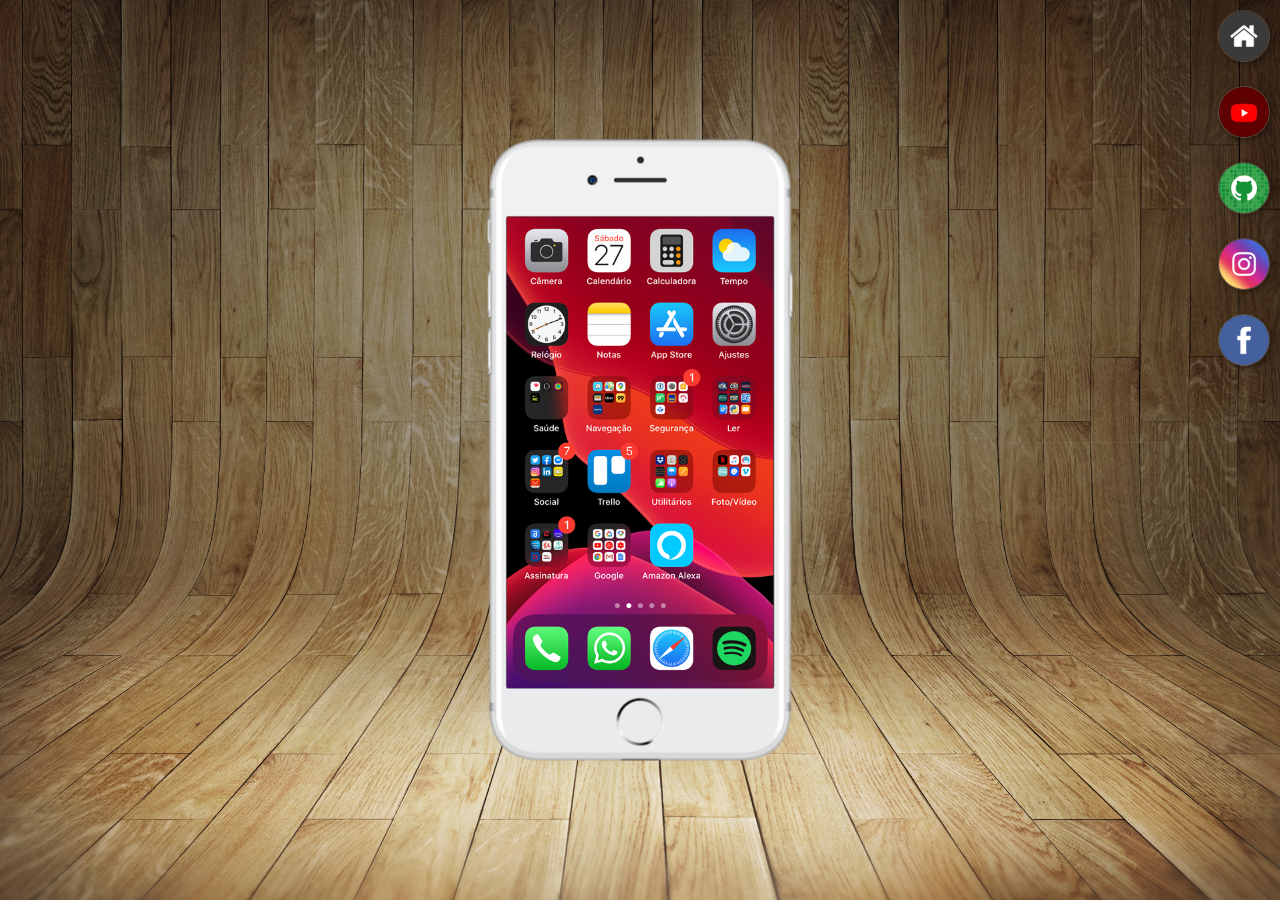
<file: index.html>
<!DOCTYPE html>
<html lang="pt-br">
<head>
    <meta charset="UTF-8">
    <meta http-equiv="X-UA-Compatible" content="IE=edge">
    <meta name="viewport" content="width=device-width, initial-scale=1.0">
    <title>Projetos Redes Sociais</title>
    <link rel="shortcut icon" href="favicon.ico" type="image/x-icon">
    <link rel="stylesheet" href="estilos/style.css">
</head>
<body>
    <main>
        <section id="telefone">
            <iframe src="home.html" frameborder="0" name="tela" id="tela">Infelizmente seu navegador não é compatível com o projeto</iframe>
        </section>
        <section id="redes">
            <a href="home.html" target="tela"><img src="imagens/logo-home.jpg" alt=""></a><br>

            <a href="youtube.html" target="tela"><img src="imagens/logo-youtube.jpg" alt=""></a><br>

            <a href="github.html" target="tela"><img src="imagens/logo-github.jpg" alt=""></a><br>

            <a href="instagram.html" target="tela"><img src="imagens/logo-instagram.jpg" alt=""></a><br>

            <a href="facebook.html" target="tela"><img src="imagens/logo-facebook.jpg" alt=""></a><br>
        </section>
    </main>
</body>
</html>
</file>
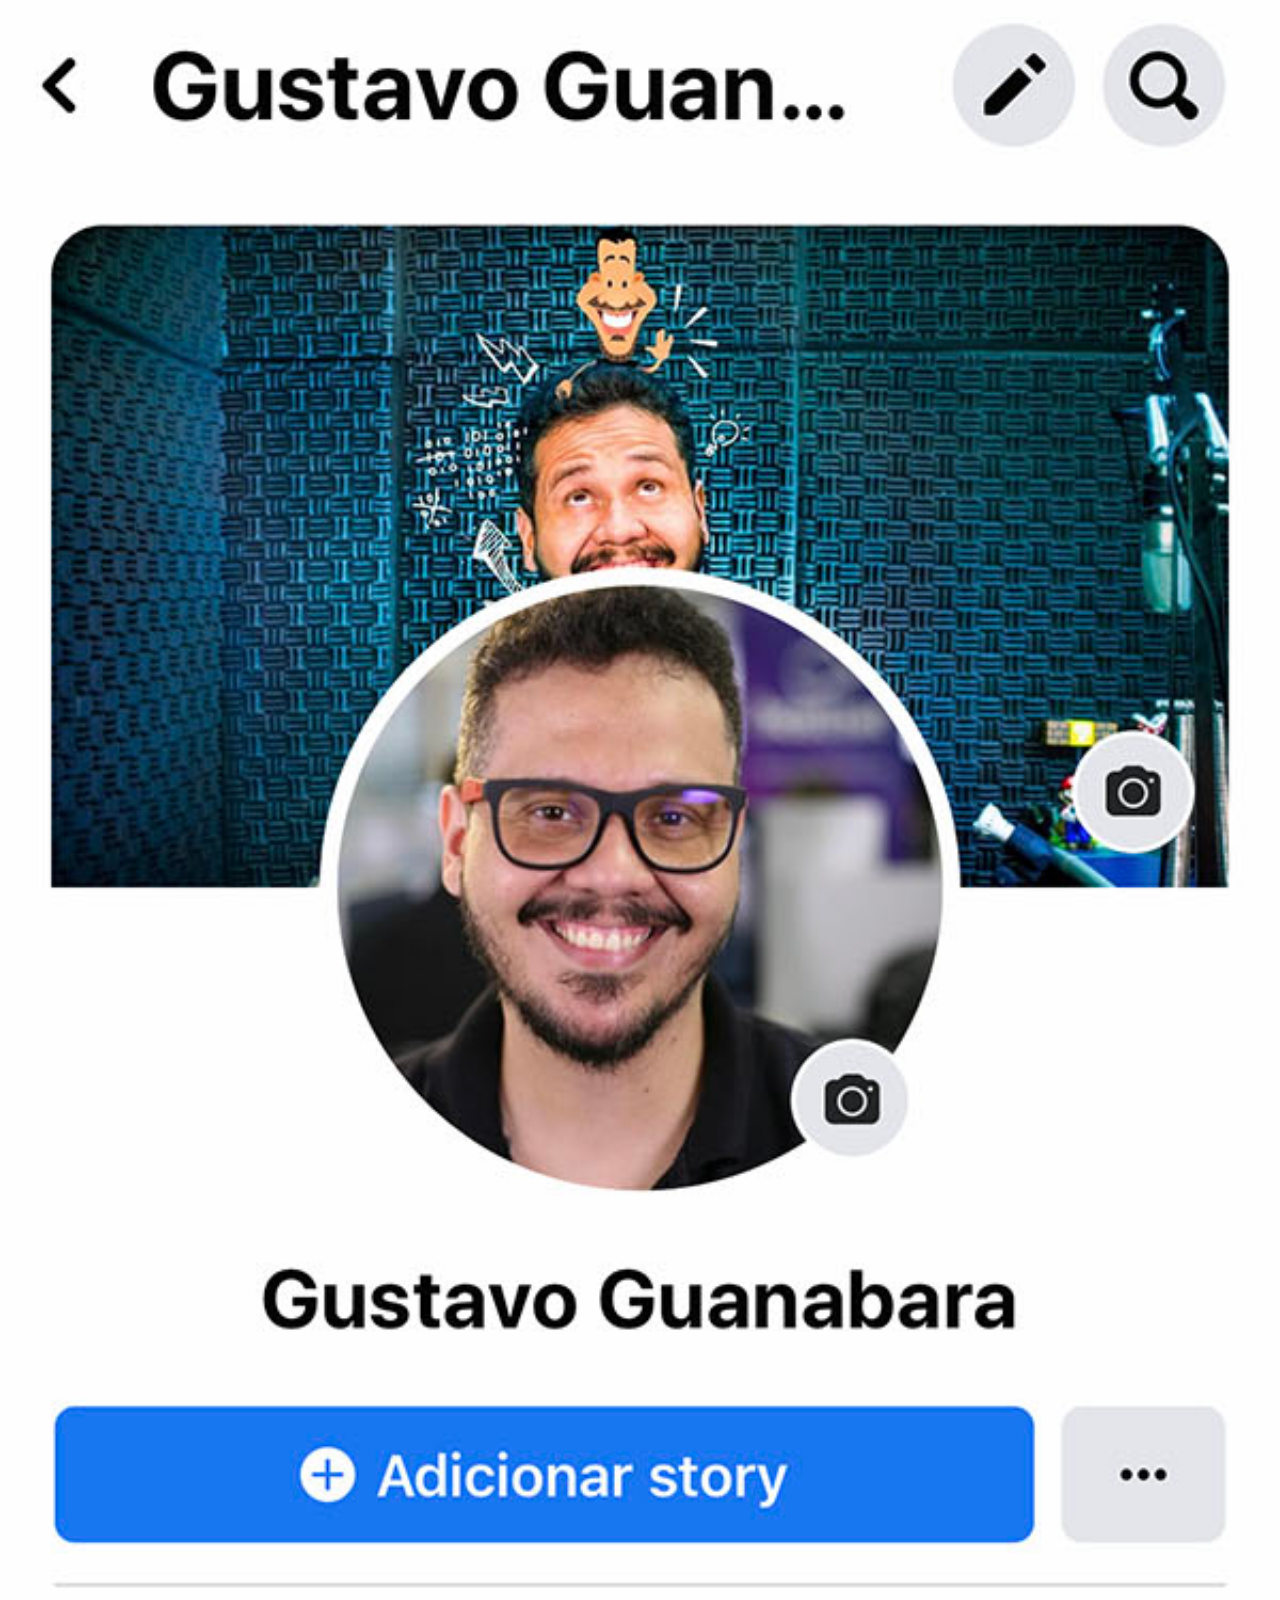
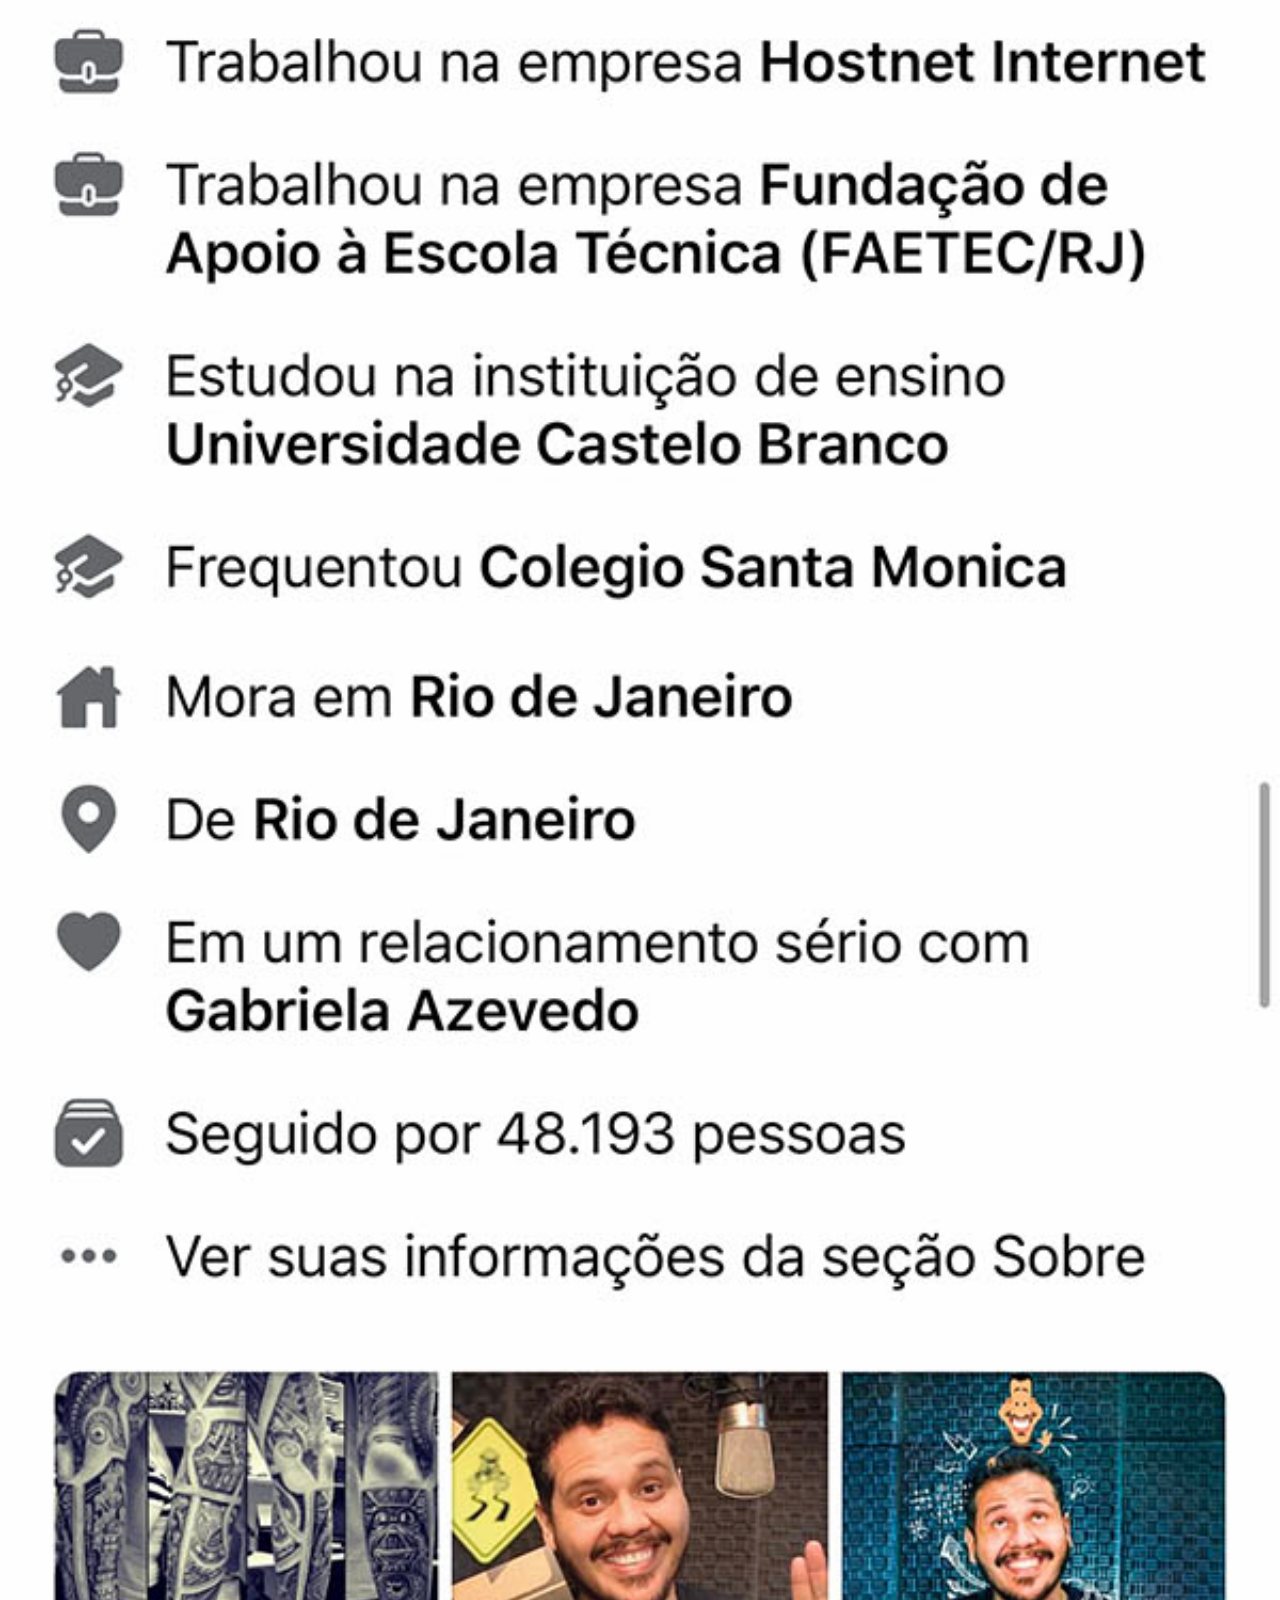
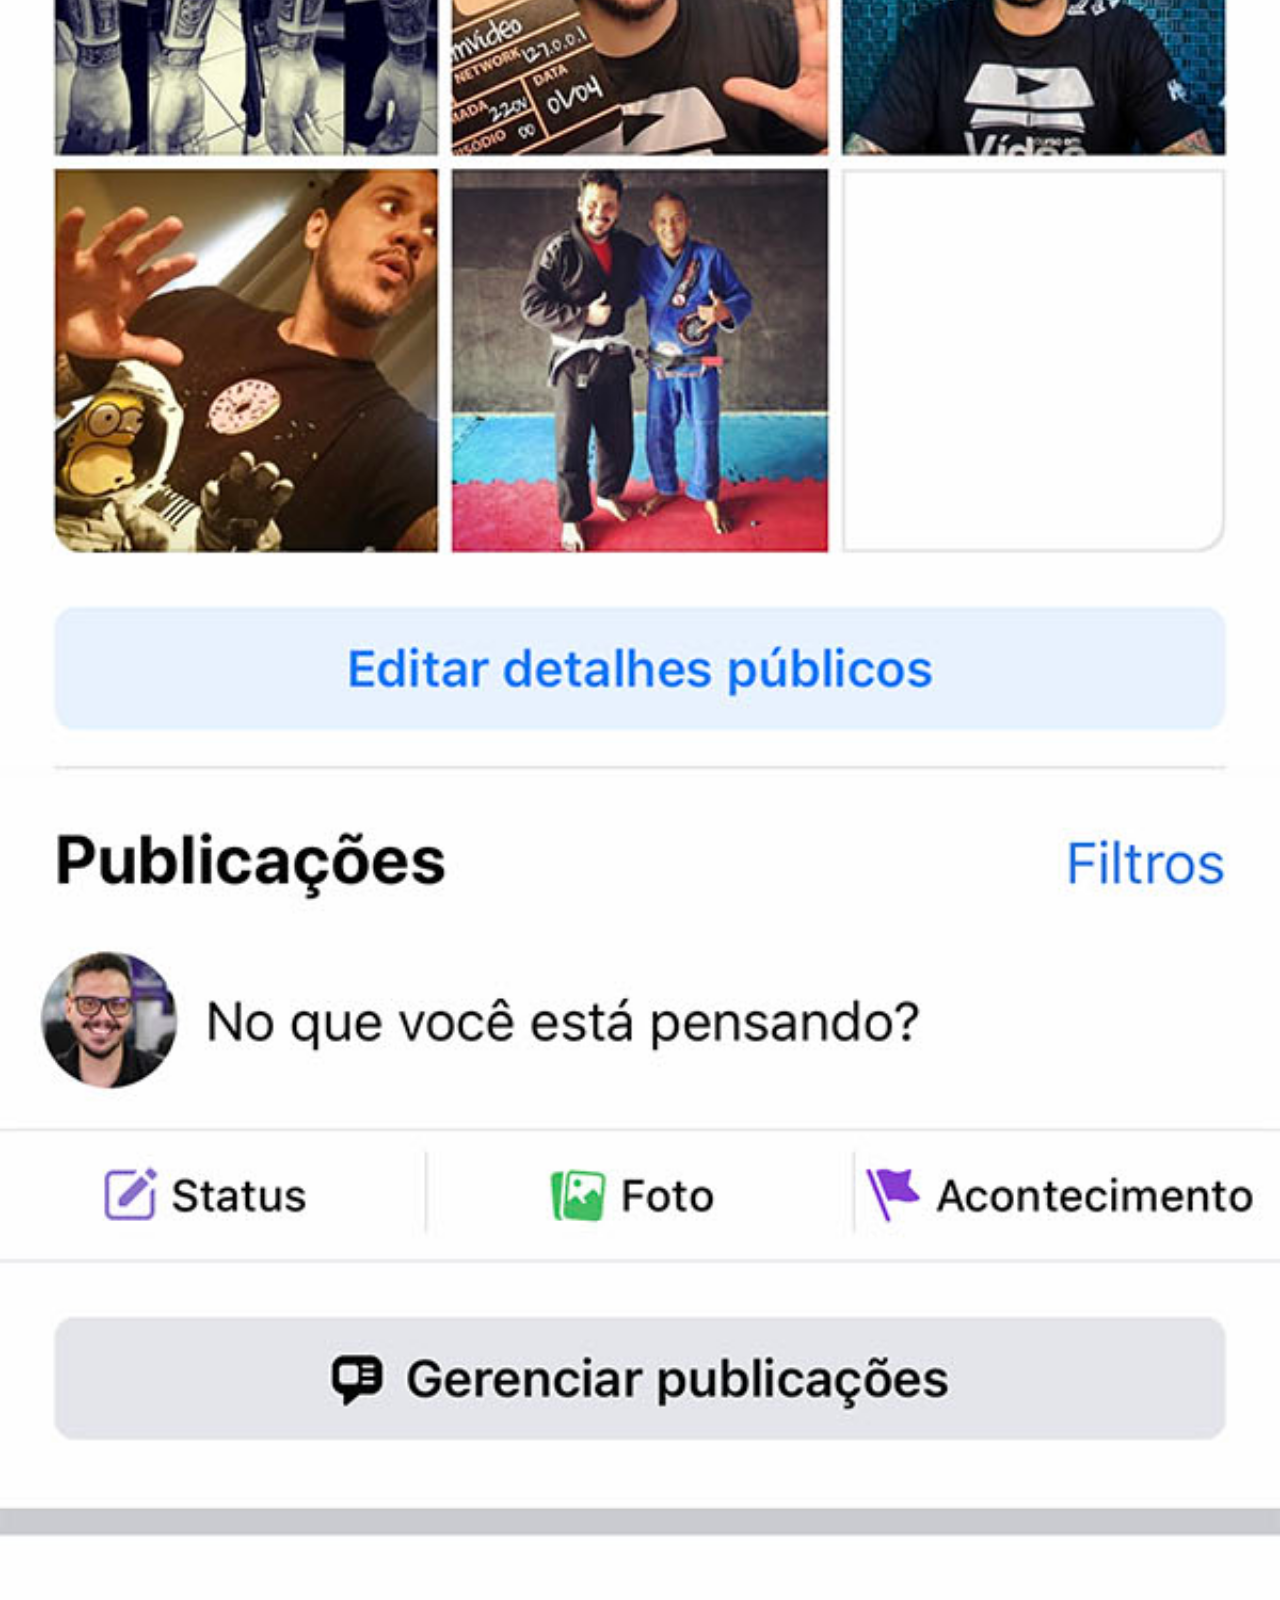
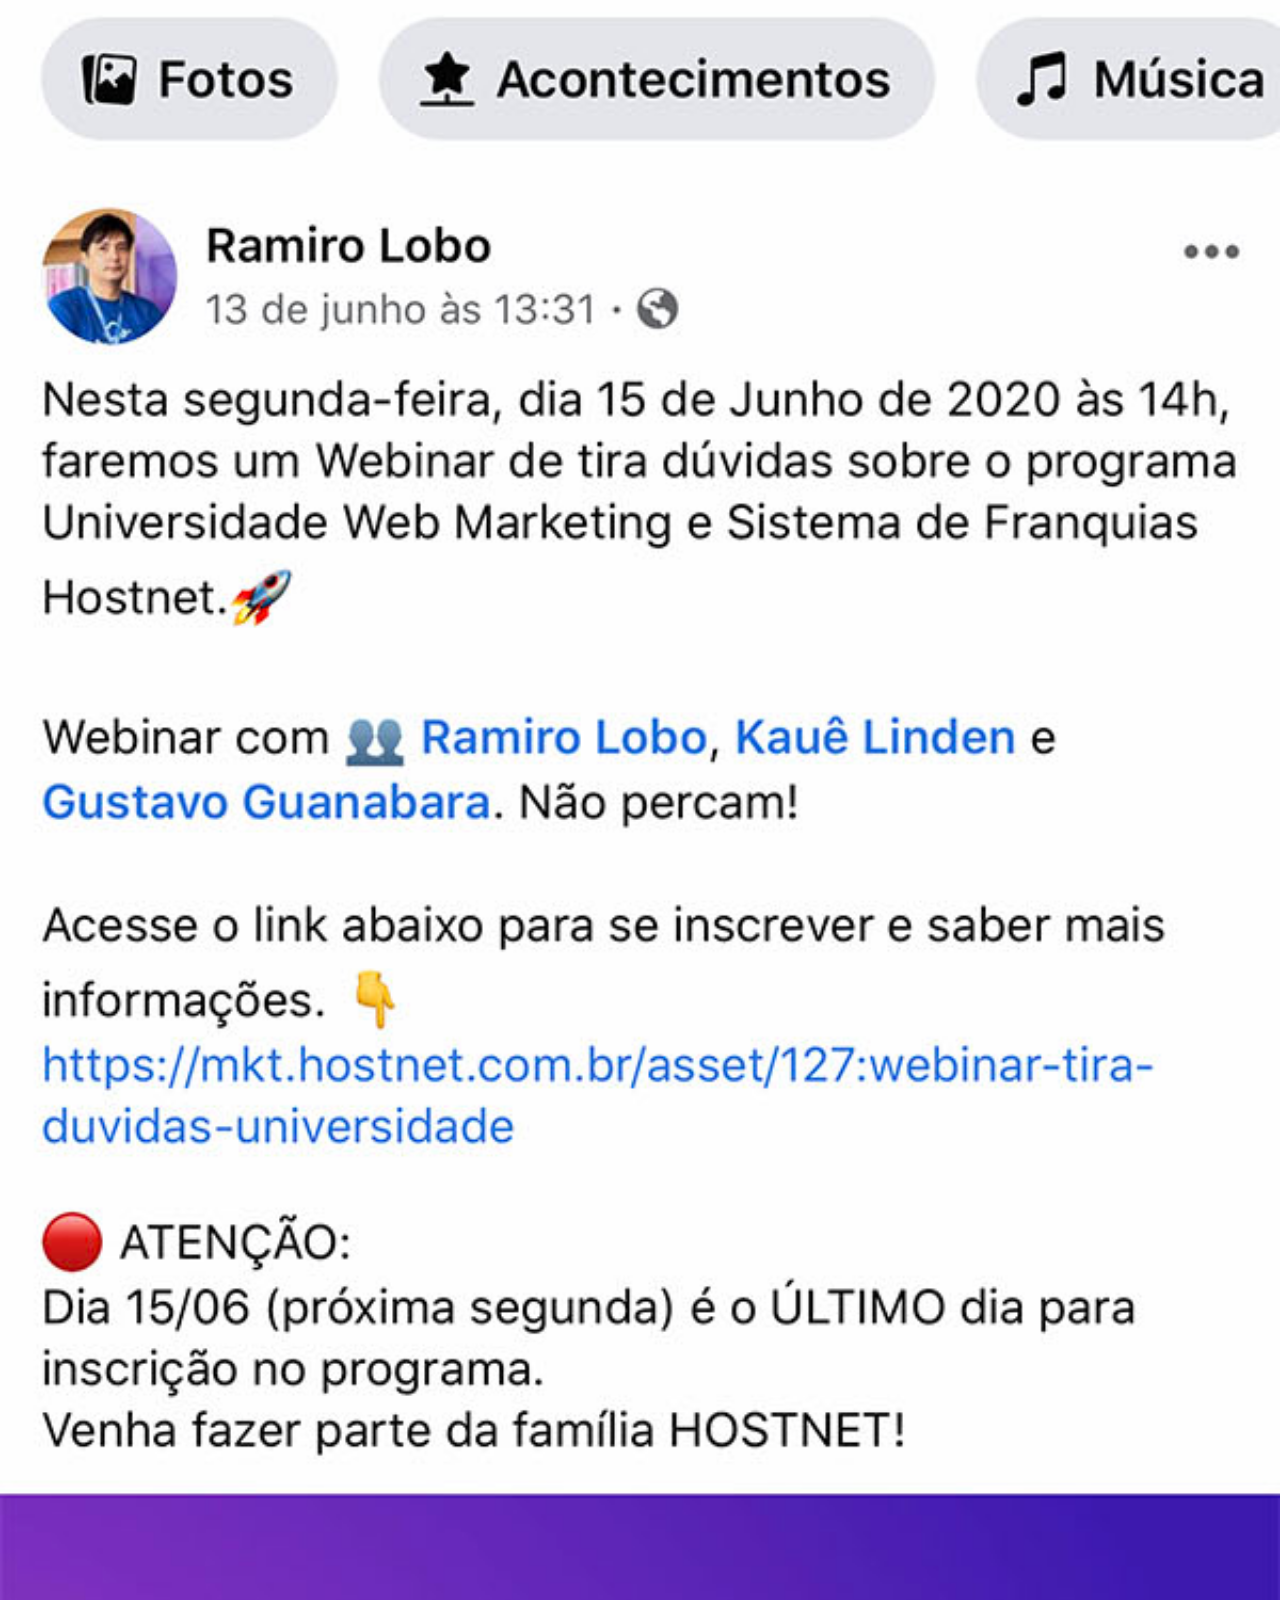
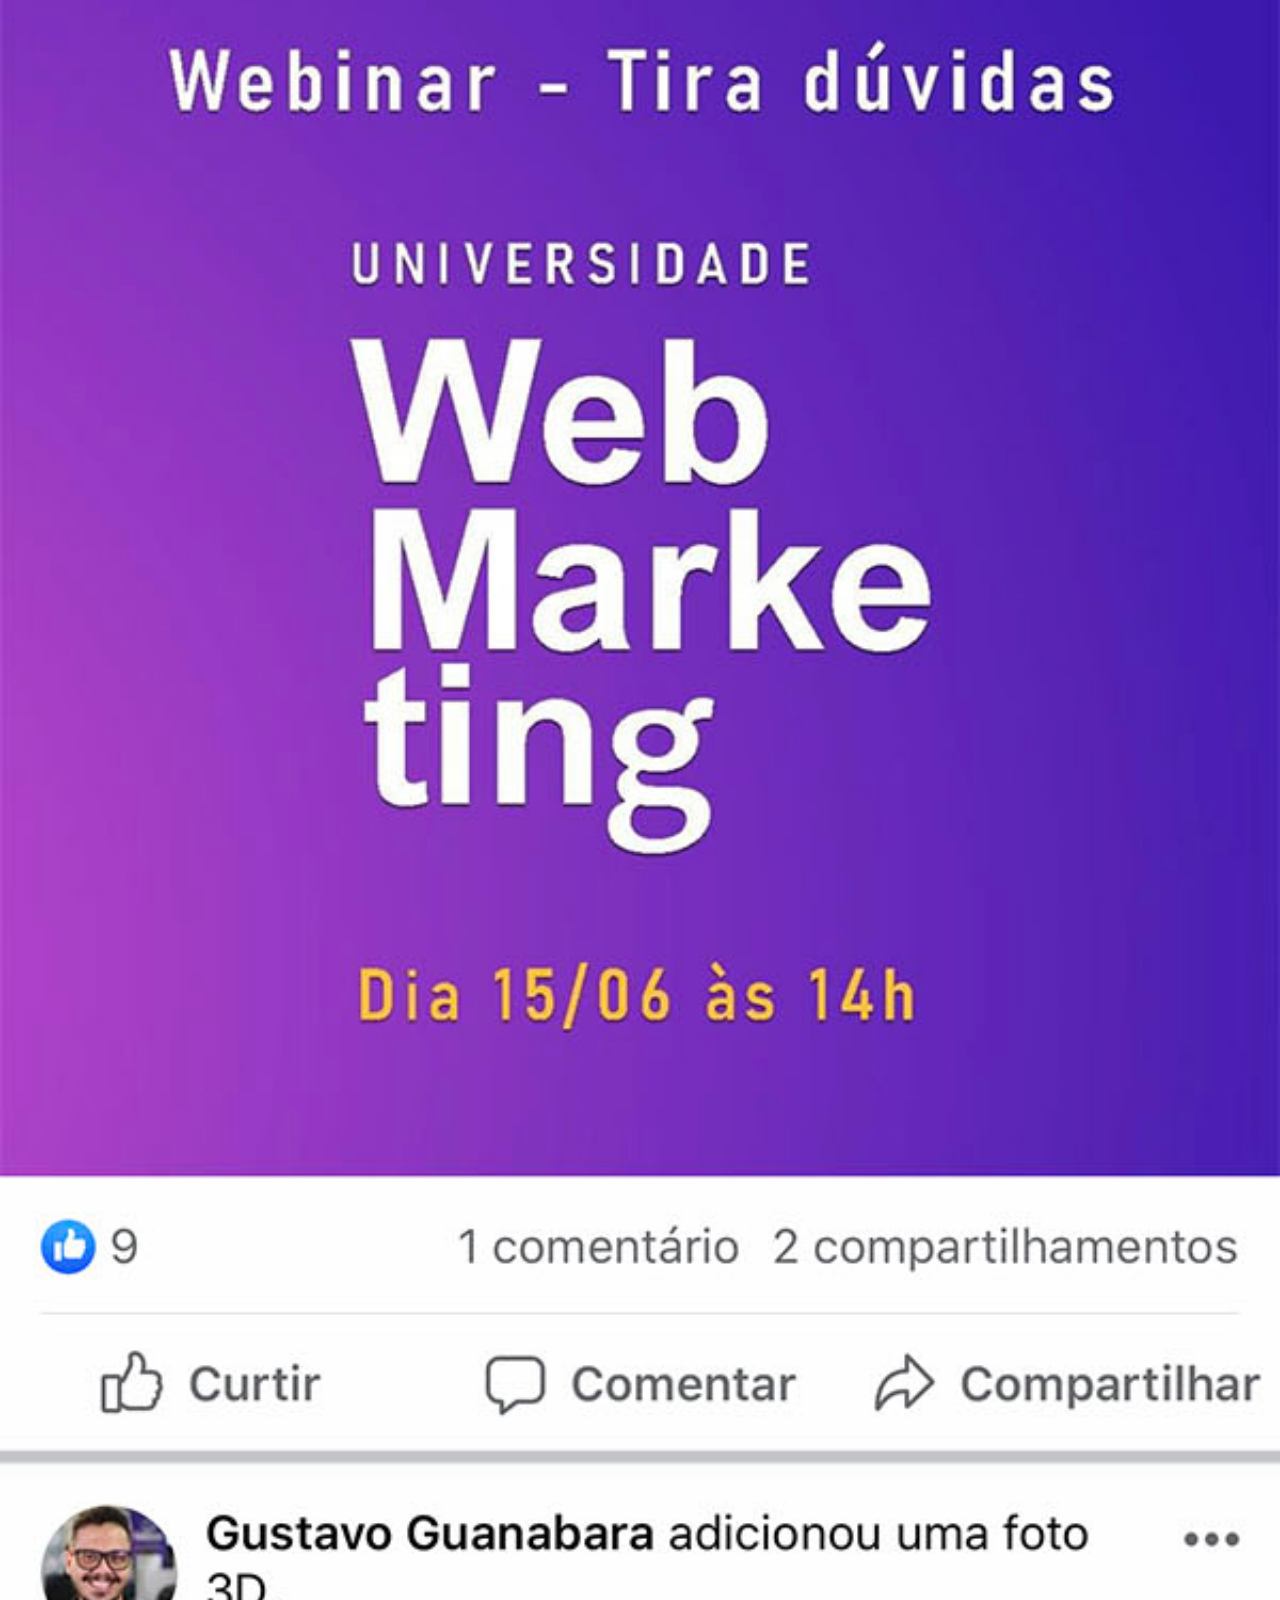
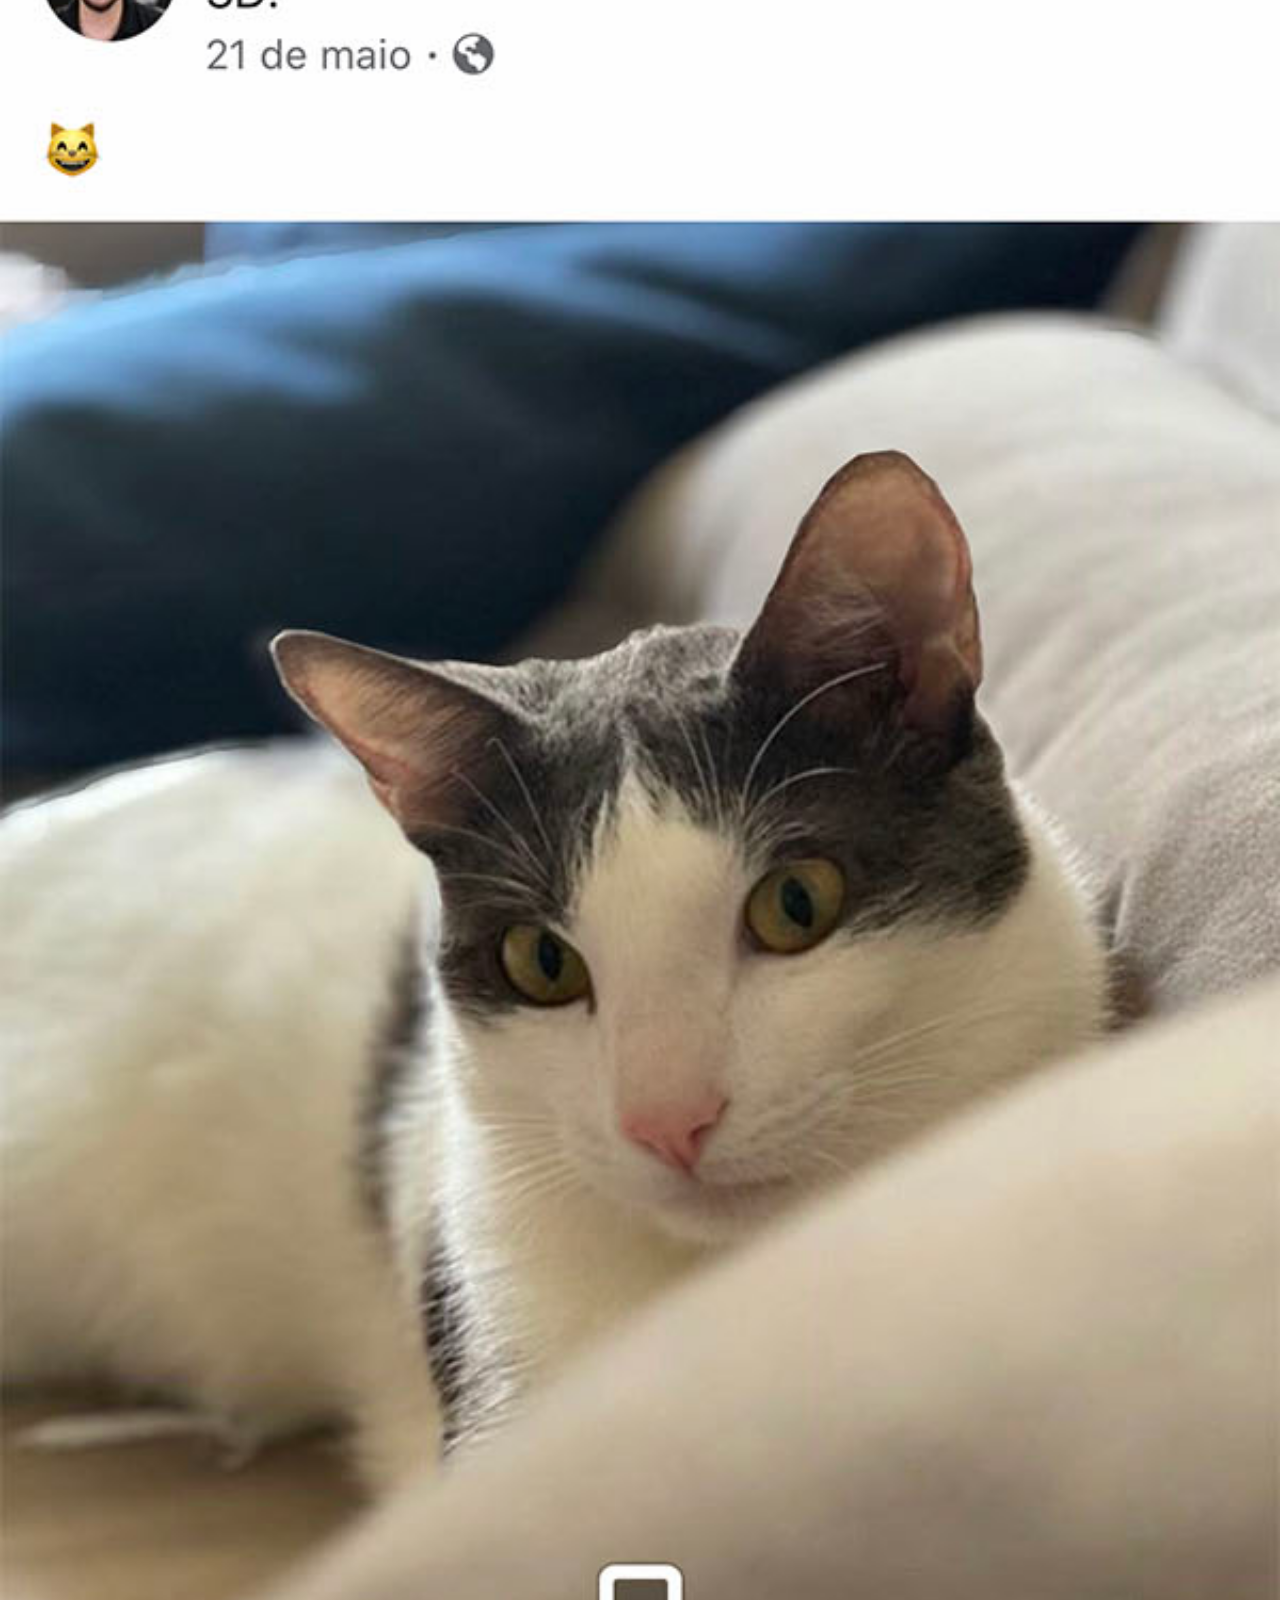
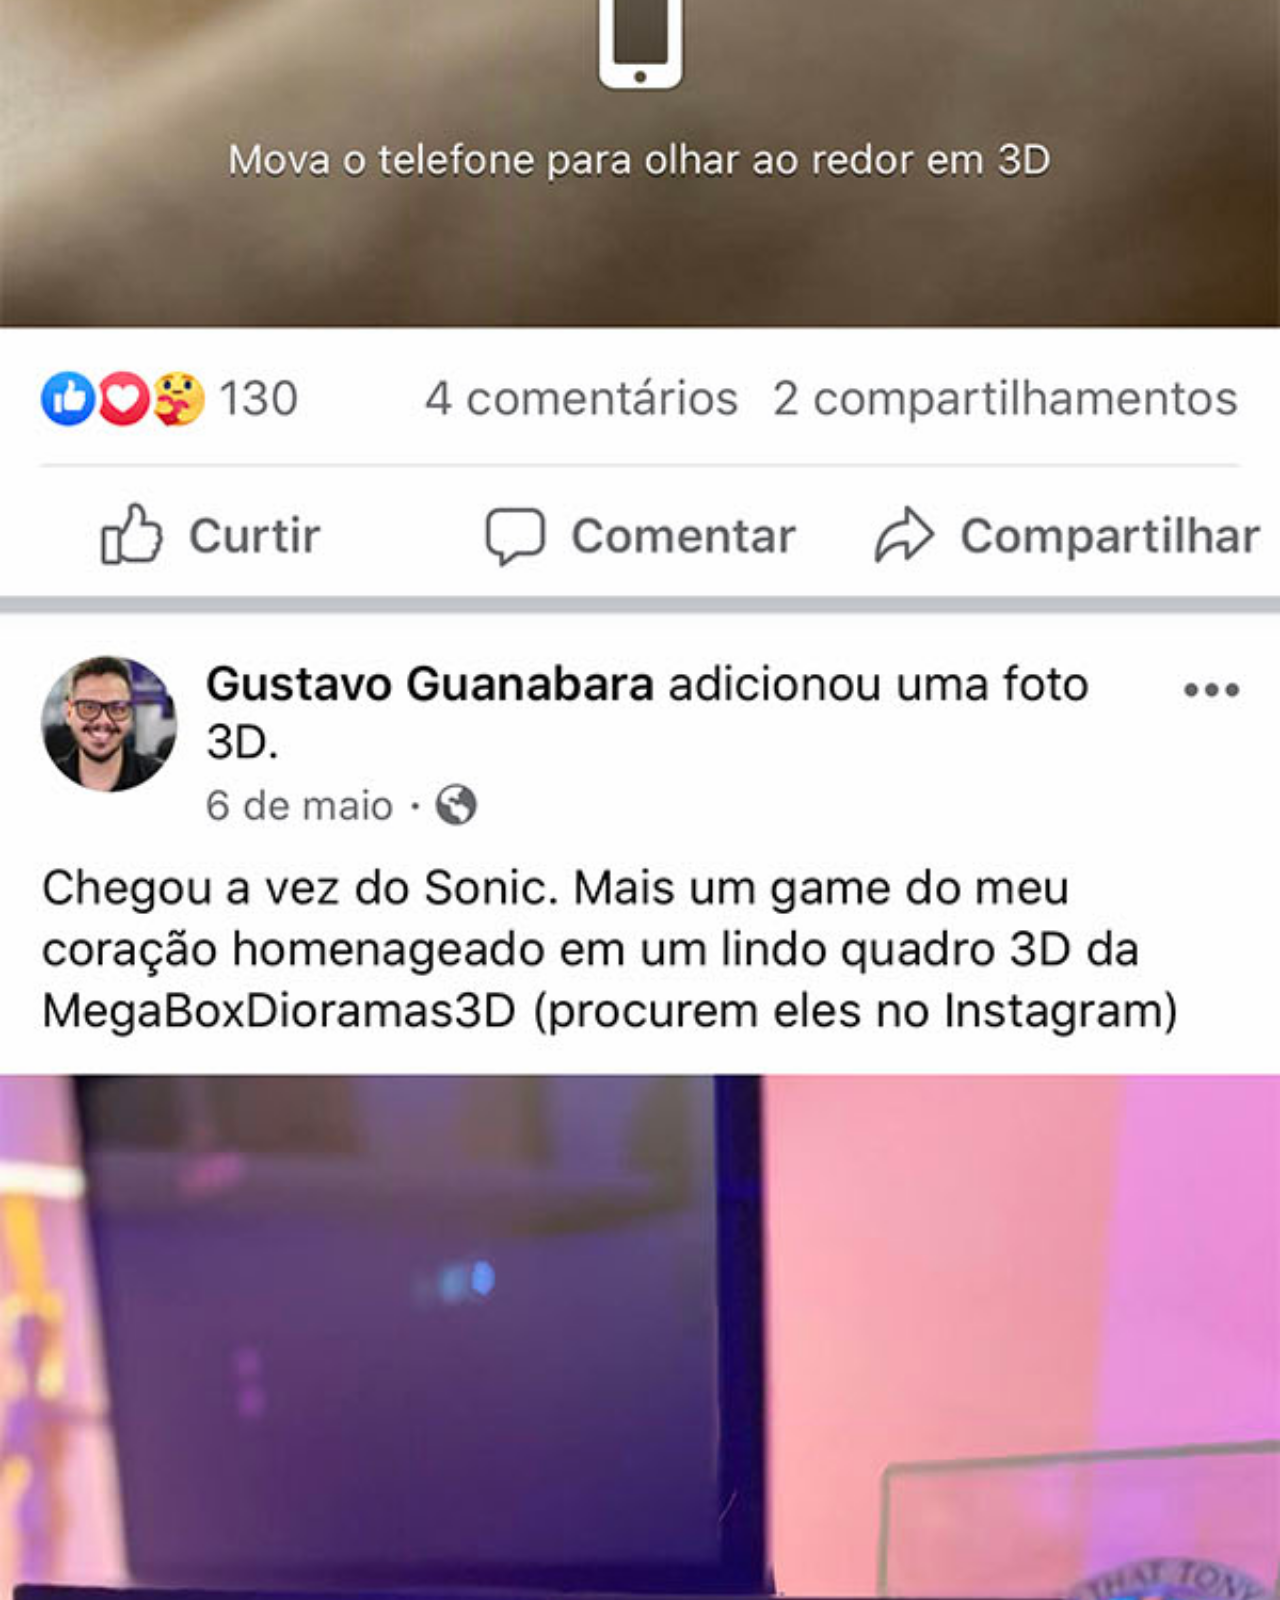
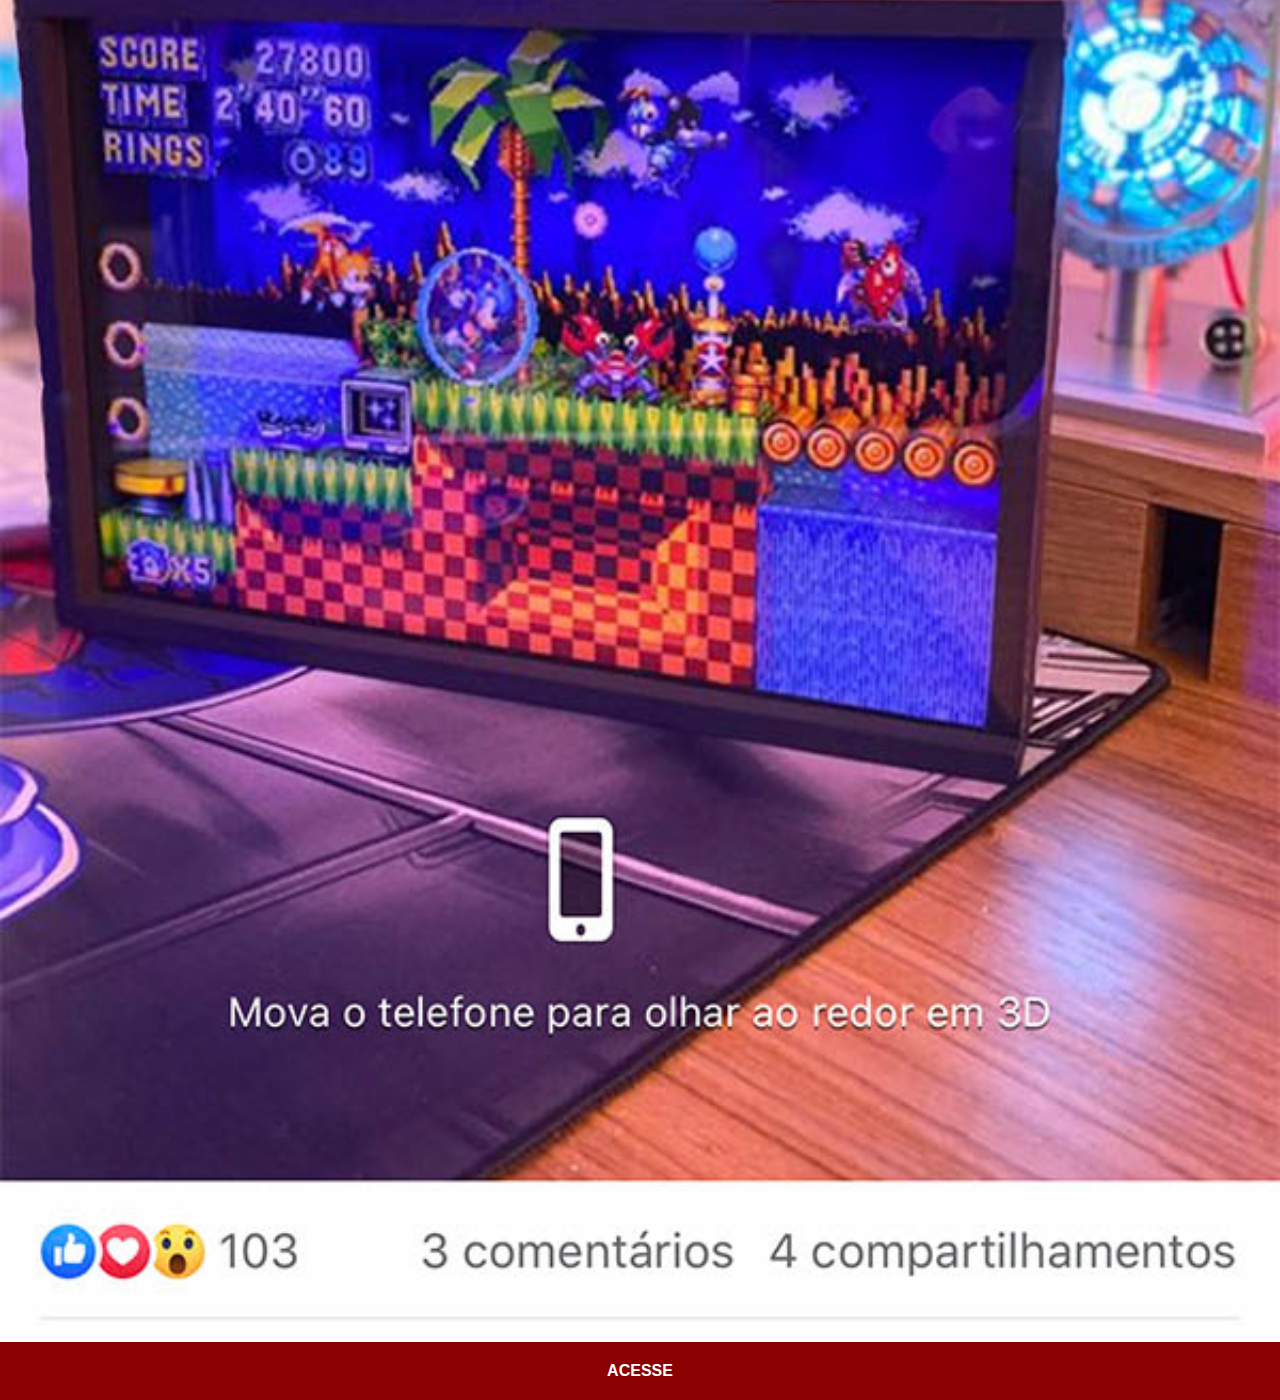
<file: facebook.html>
<!DOCTYPE html>
<html lang="pt-br">
<head>
    <meta charset="UTF-8">
    <meta http-equiv="X-UA-Compatible" content="IE=edge">
    <meta name="viewport" content="width=device-width, initial-scale=1.0">
    <title>instagram</title>
    <link rel="stylesheet" href="estilos/social.css">
</head>
<body>
    <img src="imagens/tela-facebook.jpg" alt="Facebook">
    <a href="https://www.facebook.com/giodosvani/">ACESSE</a>
</body>
</html>
</file>
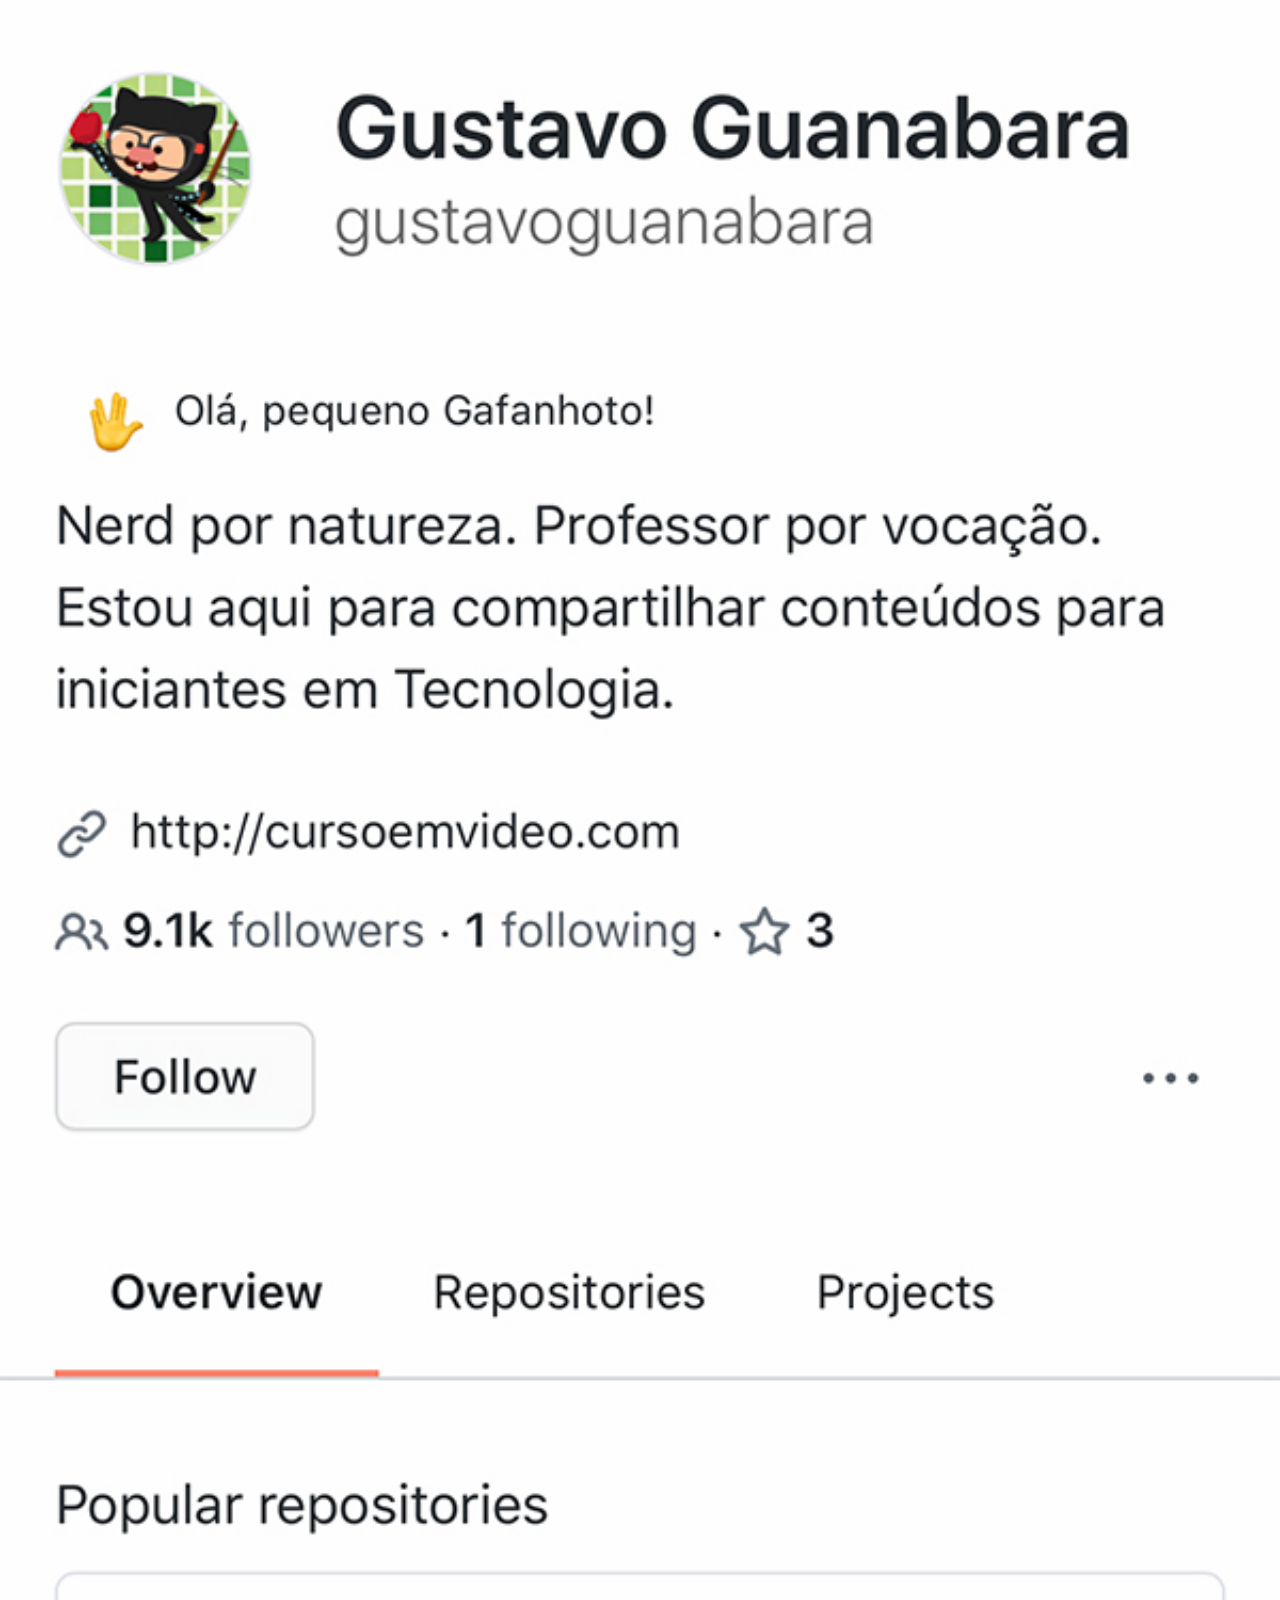
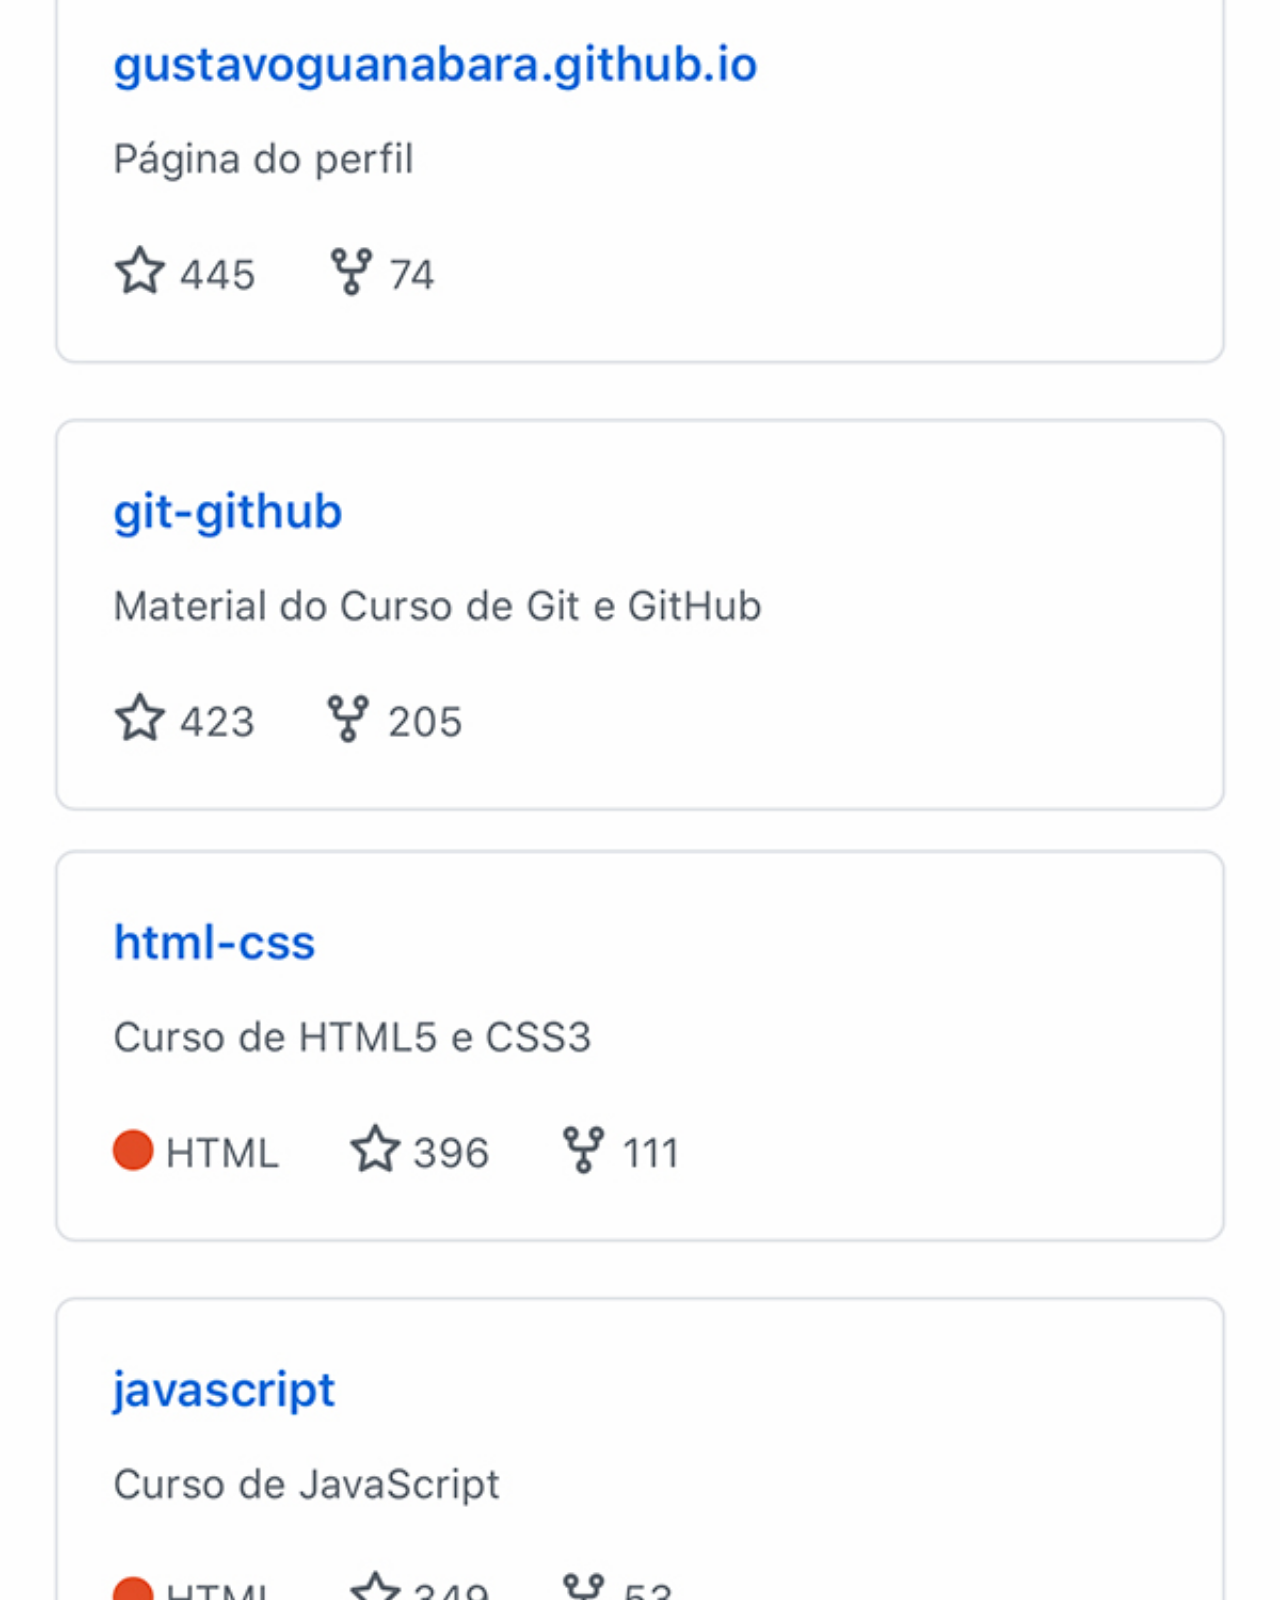
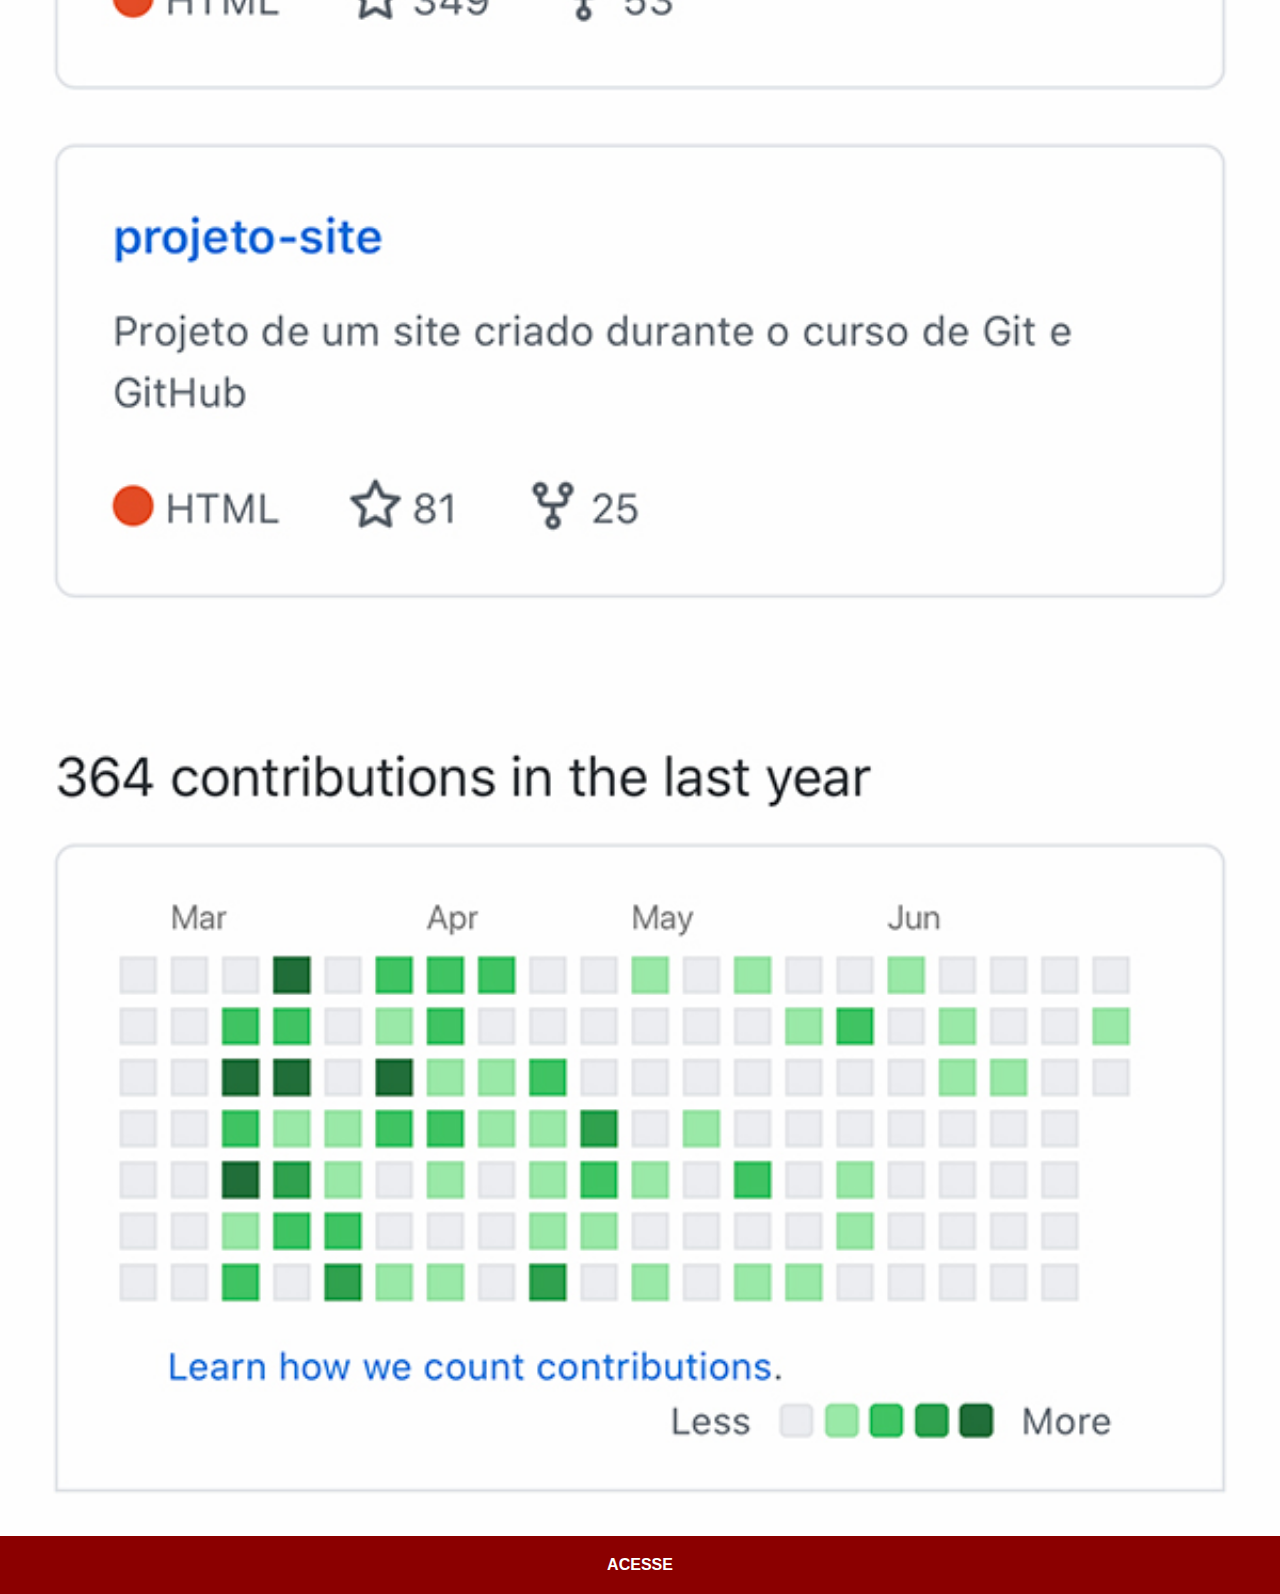
<file: github.html>
<!DOCTYPE html>
<html lang="pt-br">
<head>
    <meta charset="UTF-8">
    <meta http-equiv="X-UA-Compatible" content="IE=edge">
    <meta name="viewport" content="width=device-width, initial-scale=1.0">
    <title>Home</title>
    <link rel="stylesheet" href="estilos/social.css">

    <link rel="stylesheet" href="estilos/social.css">
</head>
<body>
    <img src="imagens/tela-github.jpg" alt="Github">
    <a href="https://github.com/Giodosvani" target="_blank">ACESSE</a>
</body>
</html>
</file>
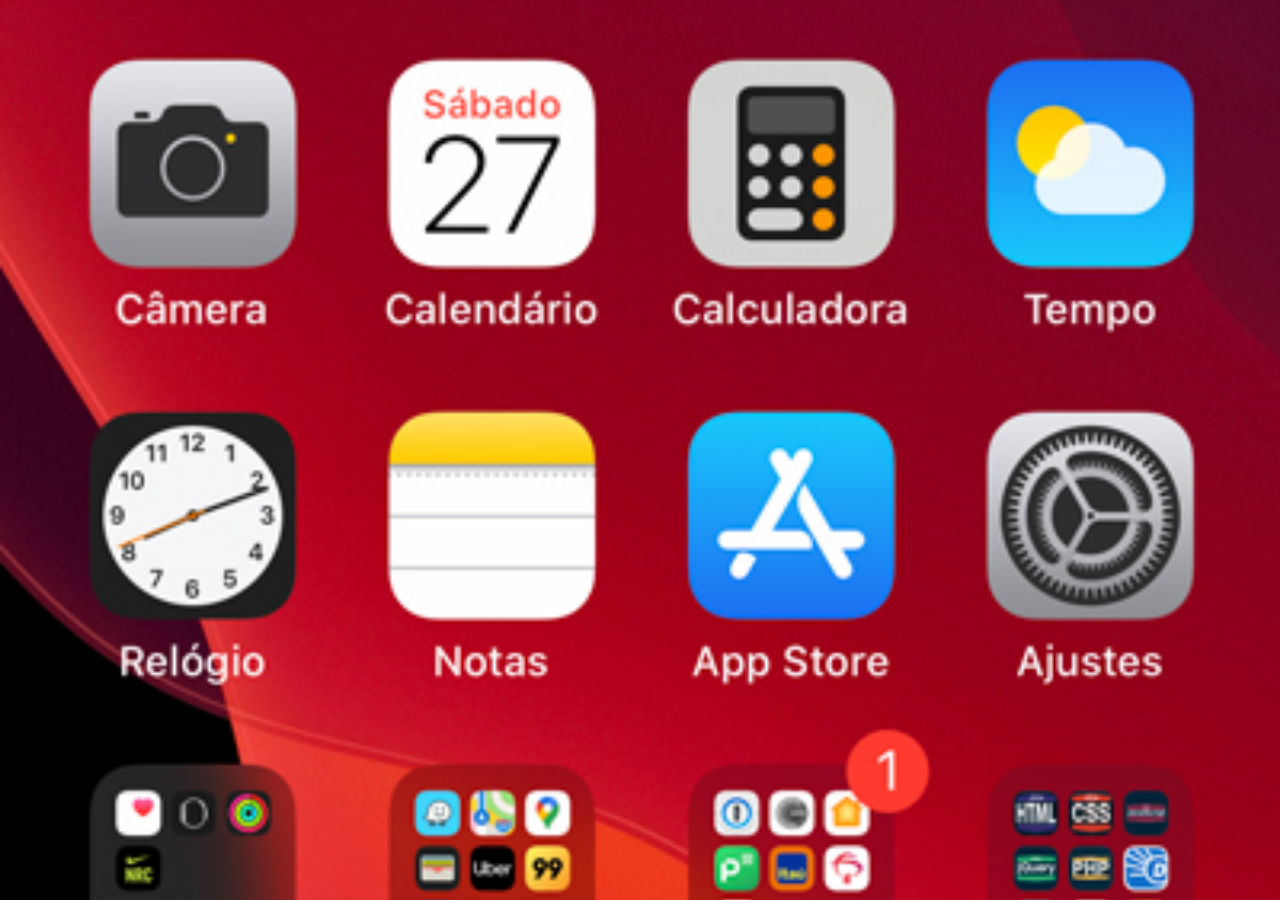
<file: home.html>
<!DOCTYPE html>
<html lang="pt-br">
<head>
    <meta charset="UTF-8">
    <meta http-equiv="X-UA-Compatible" content="IE=edge">
    <meta name="viewport" content="width=device-width, initial-scale=1.0">
    <title>Home</title>

    <style>
        * {
            margin: 0px;
            padding: 0px;
        }

        body {
            width: 100vw;
            height: 100vh;
            background-color: black;
            background: url(imagens/tela-home.jpg) no-repeat top center;
            background-size: cover;
        }
    </style>
</head>
<body>
    
</body>
</html>
</file>
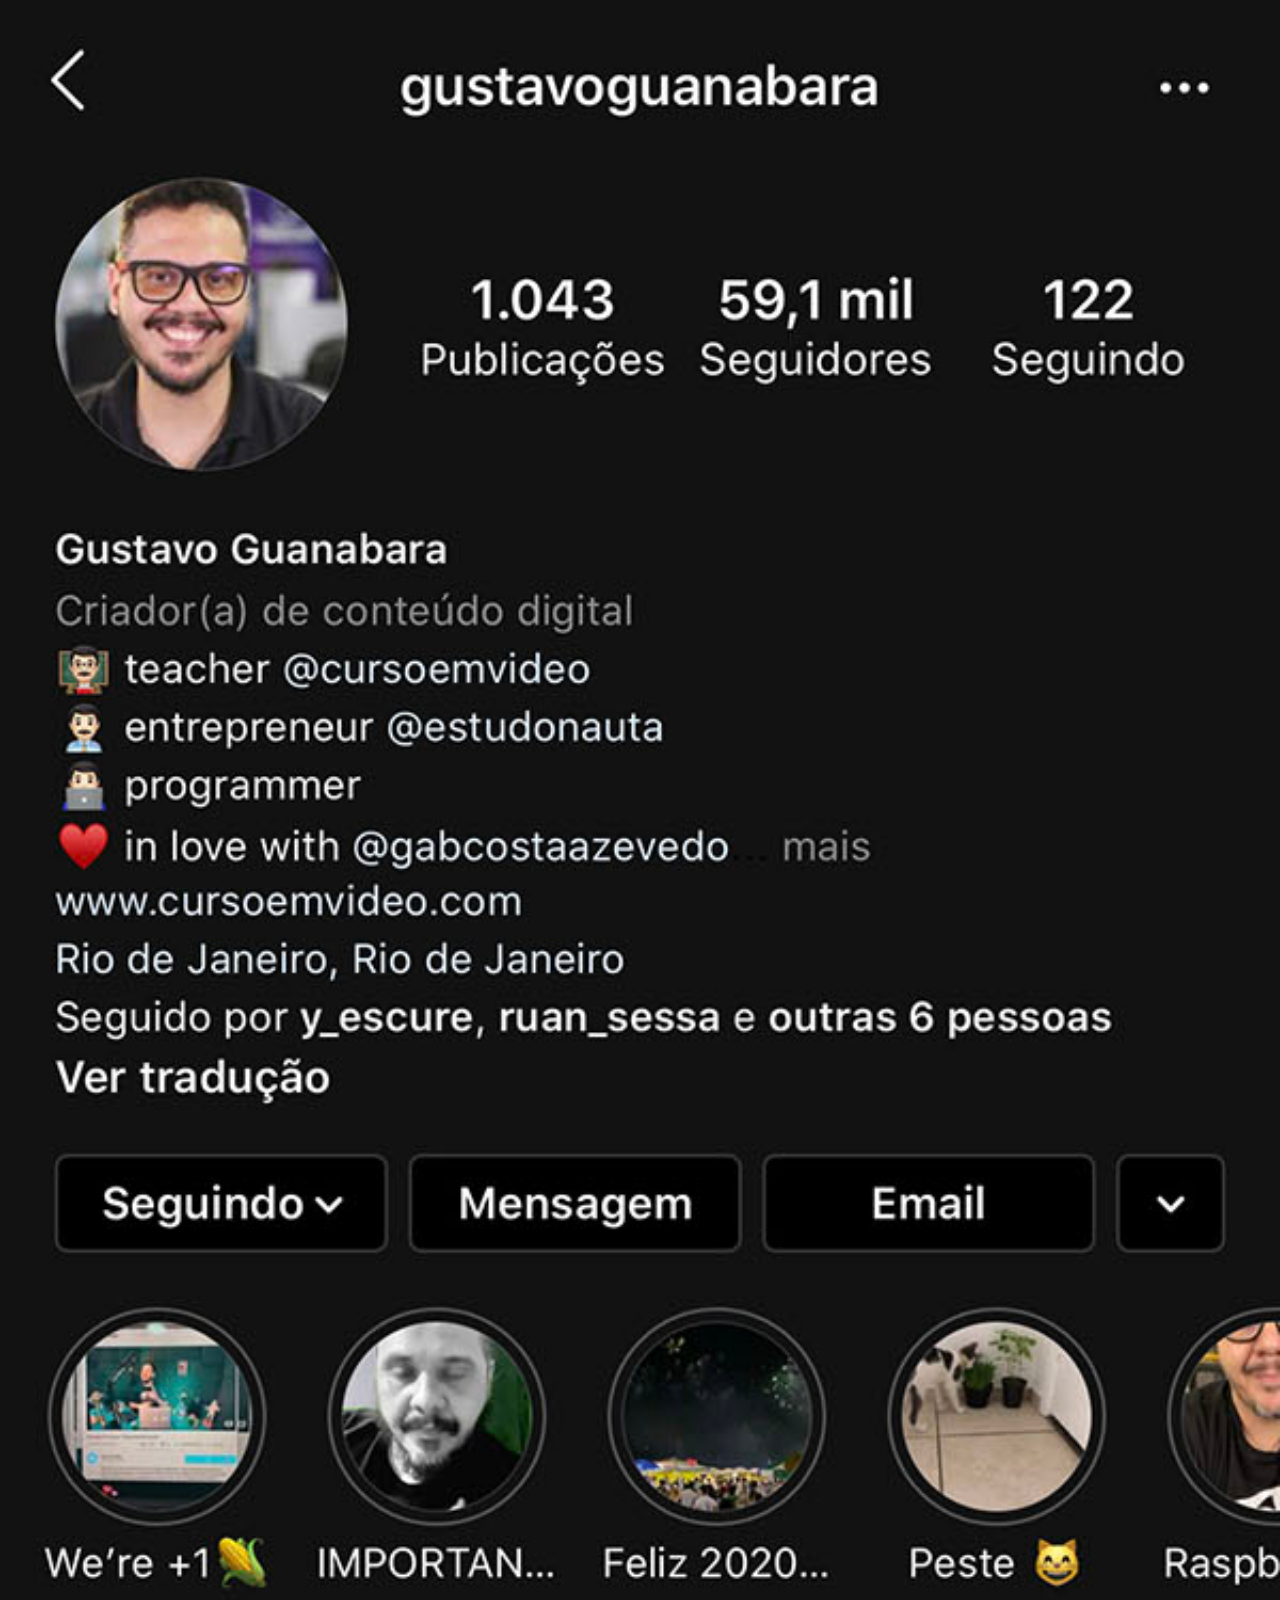
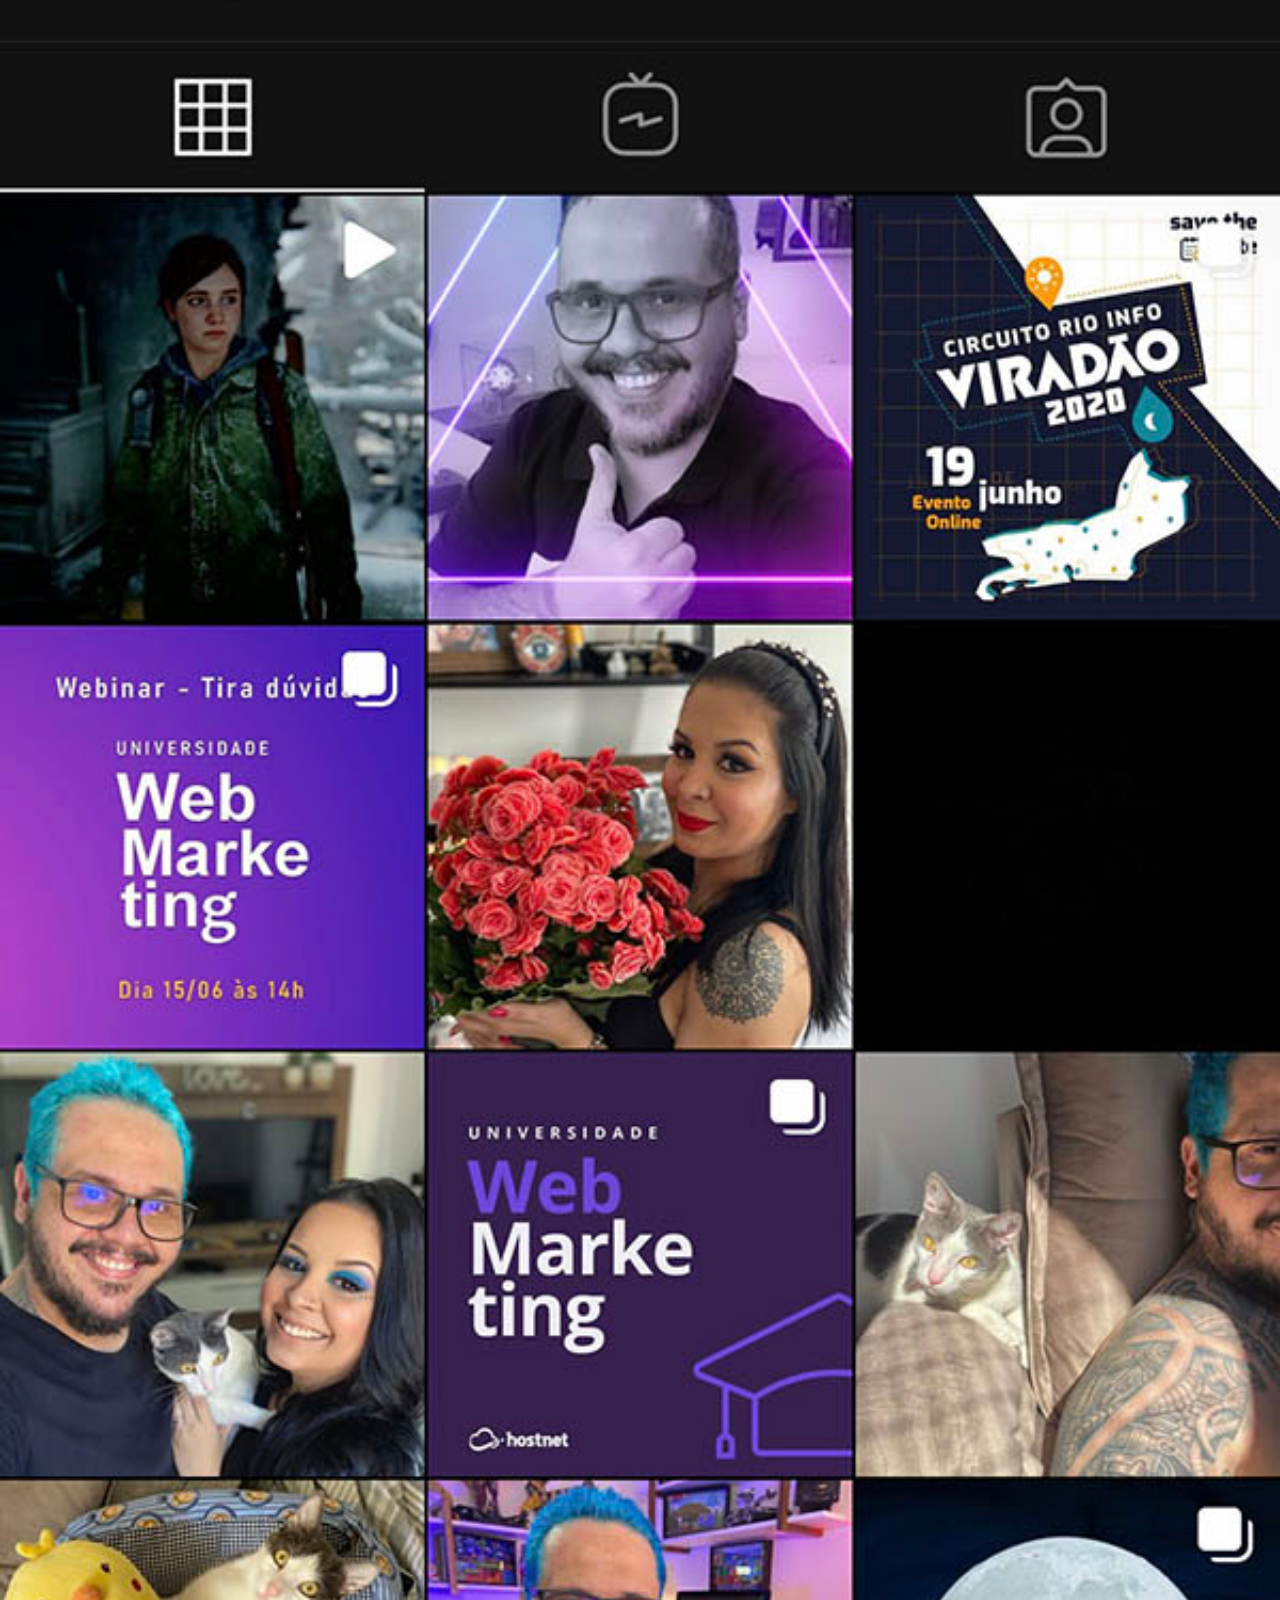
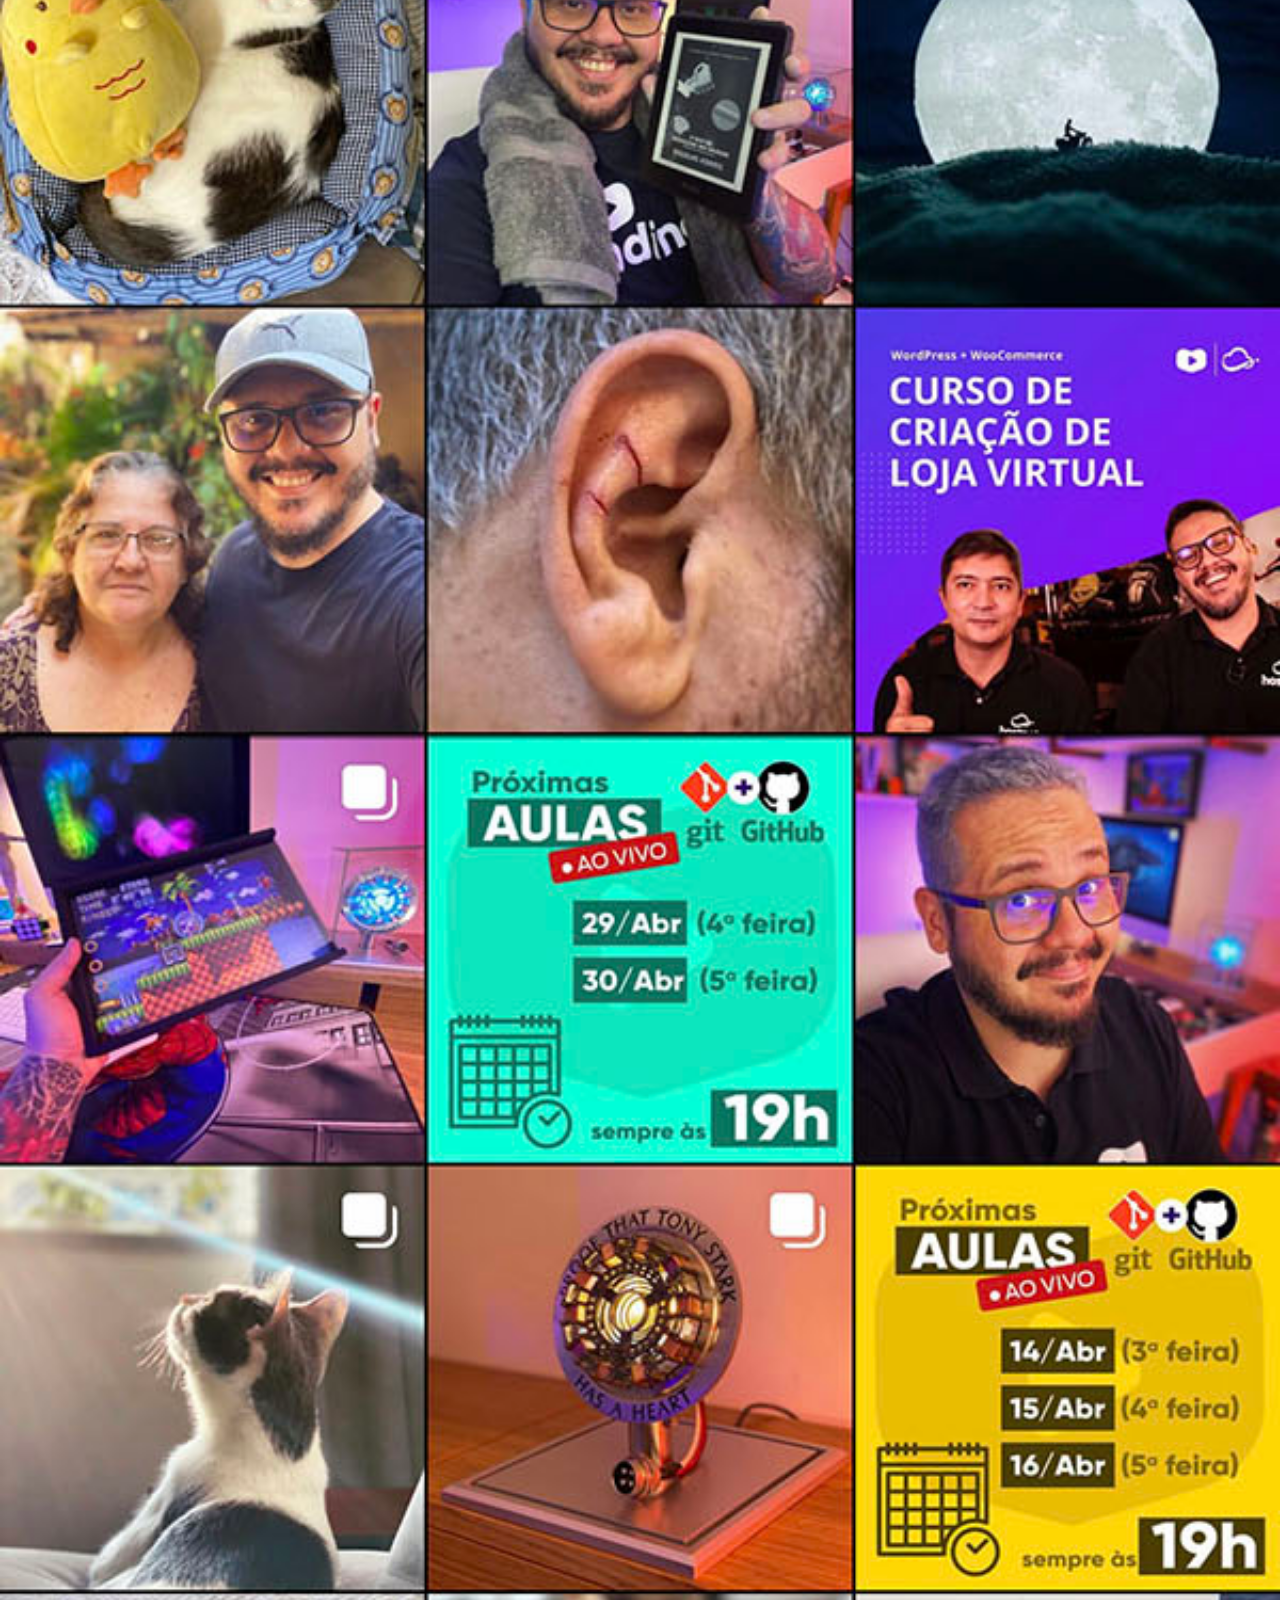
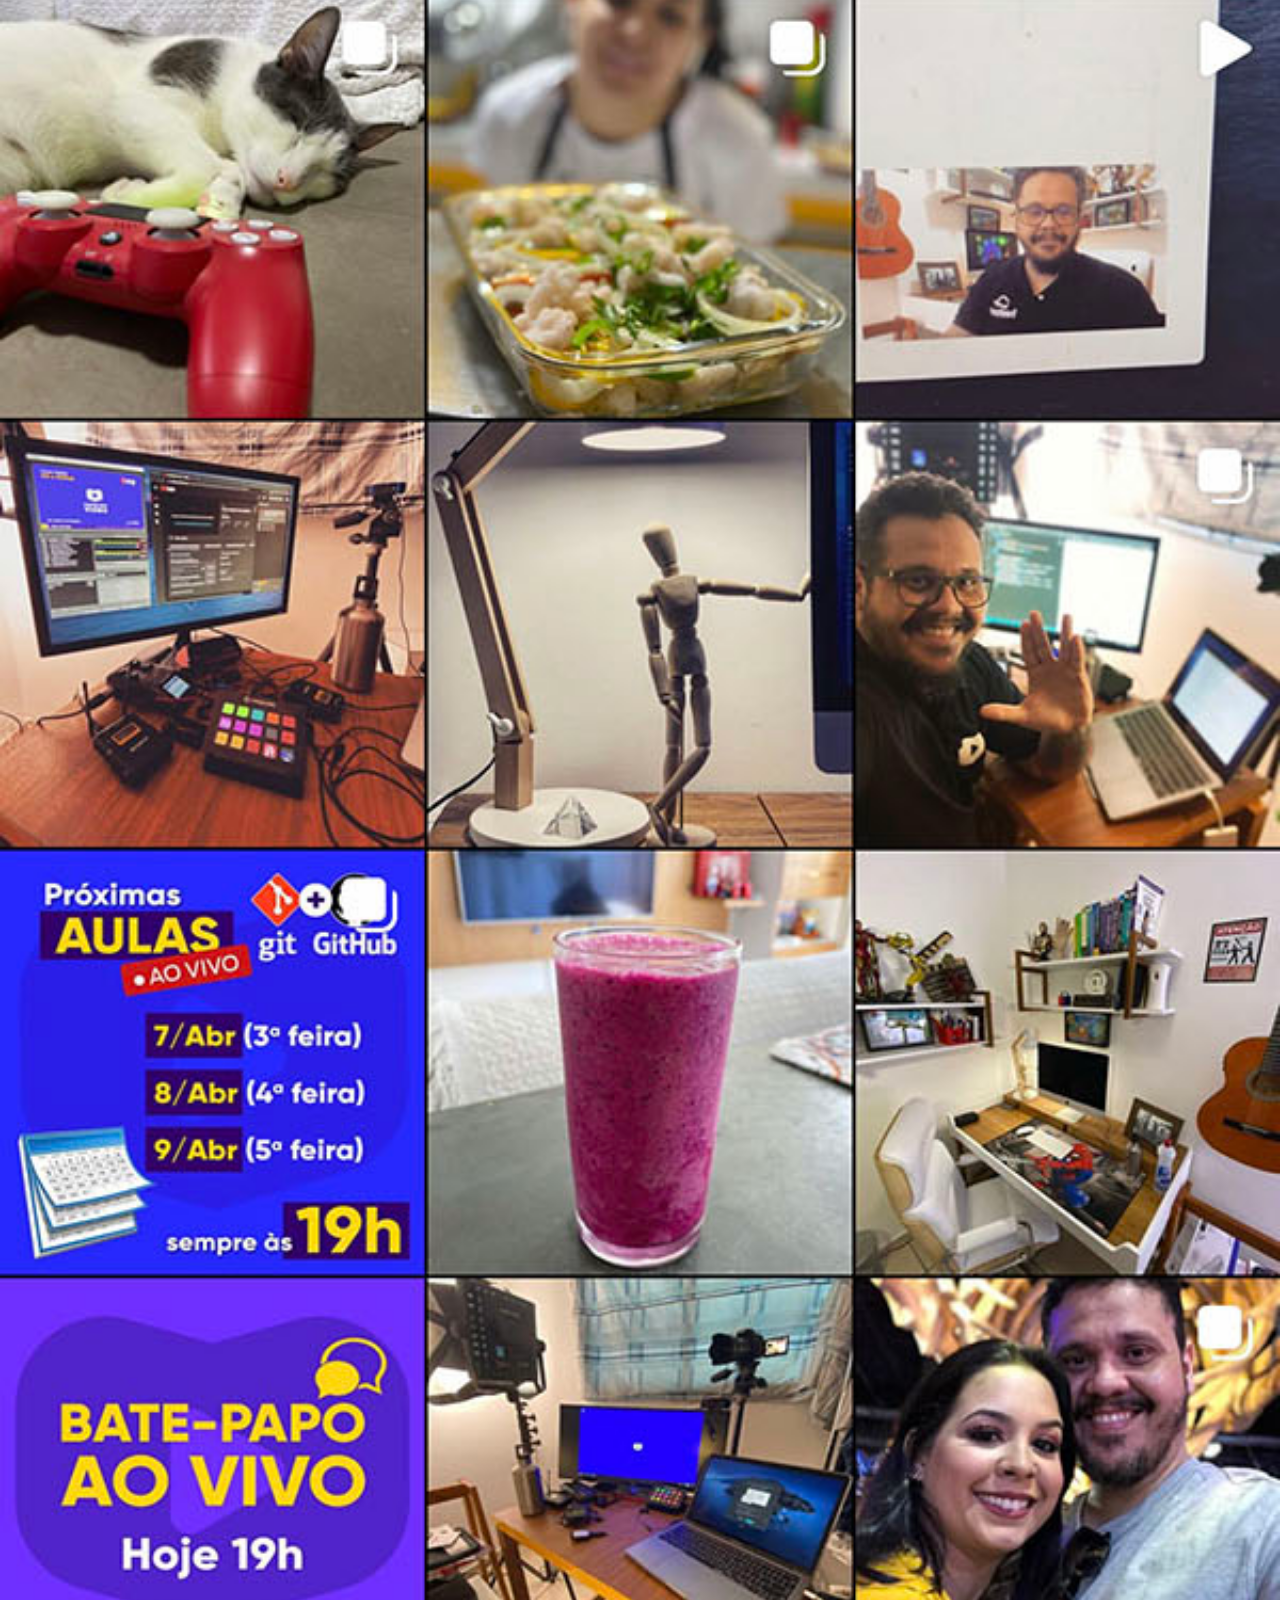
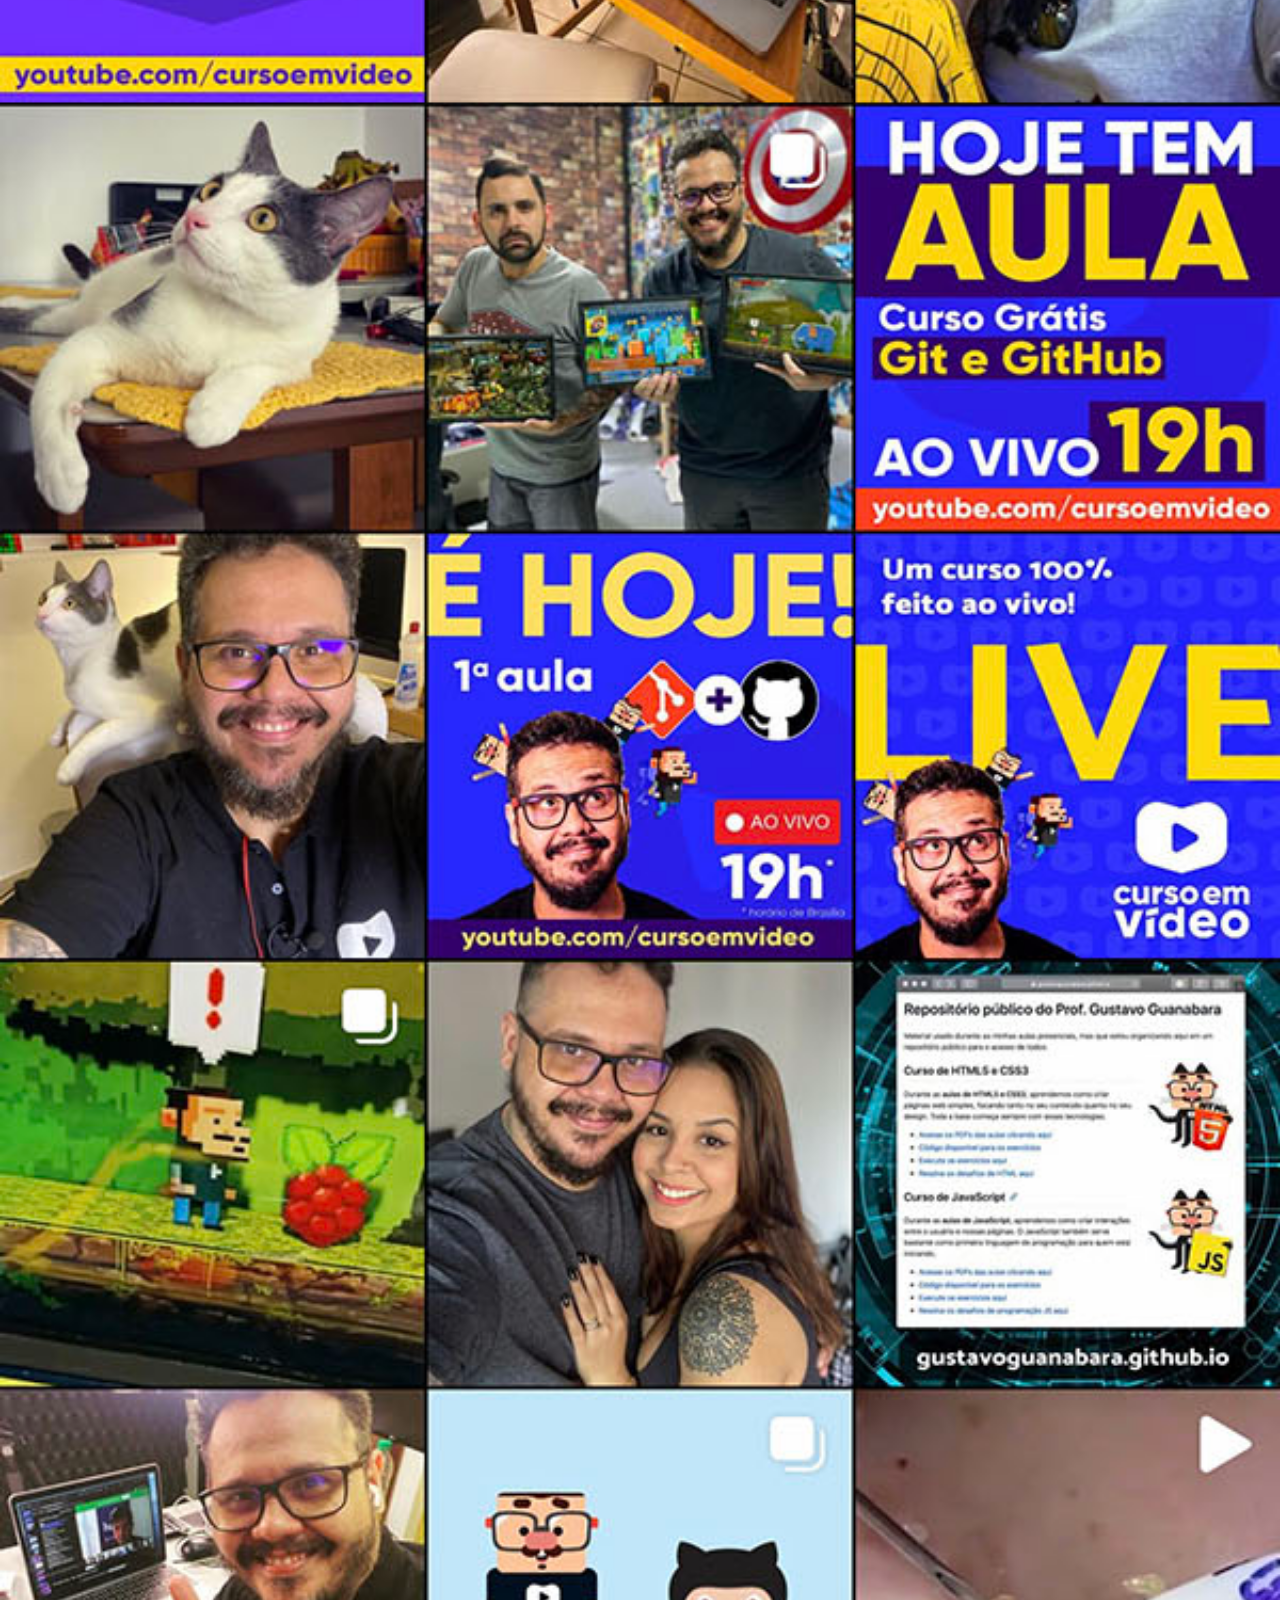
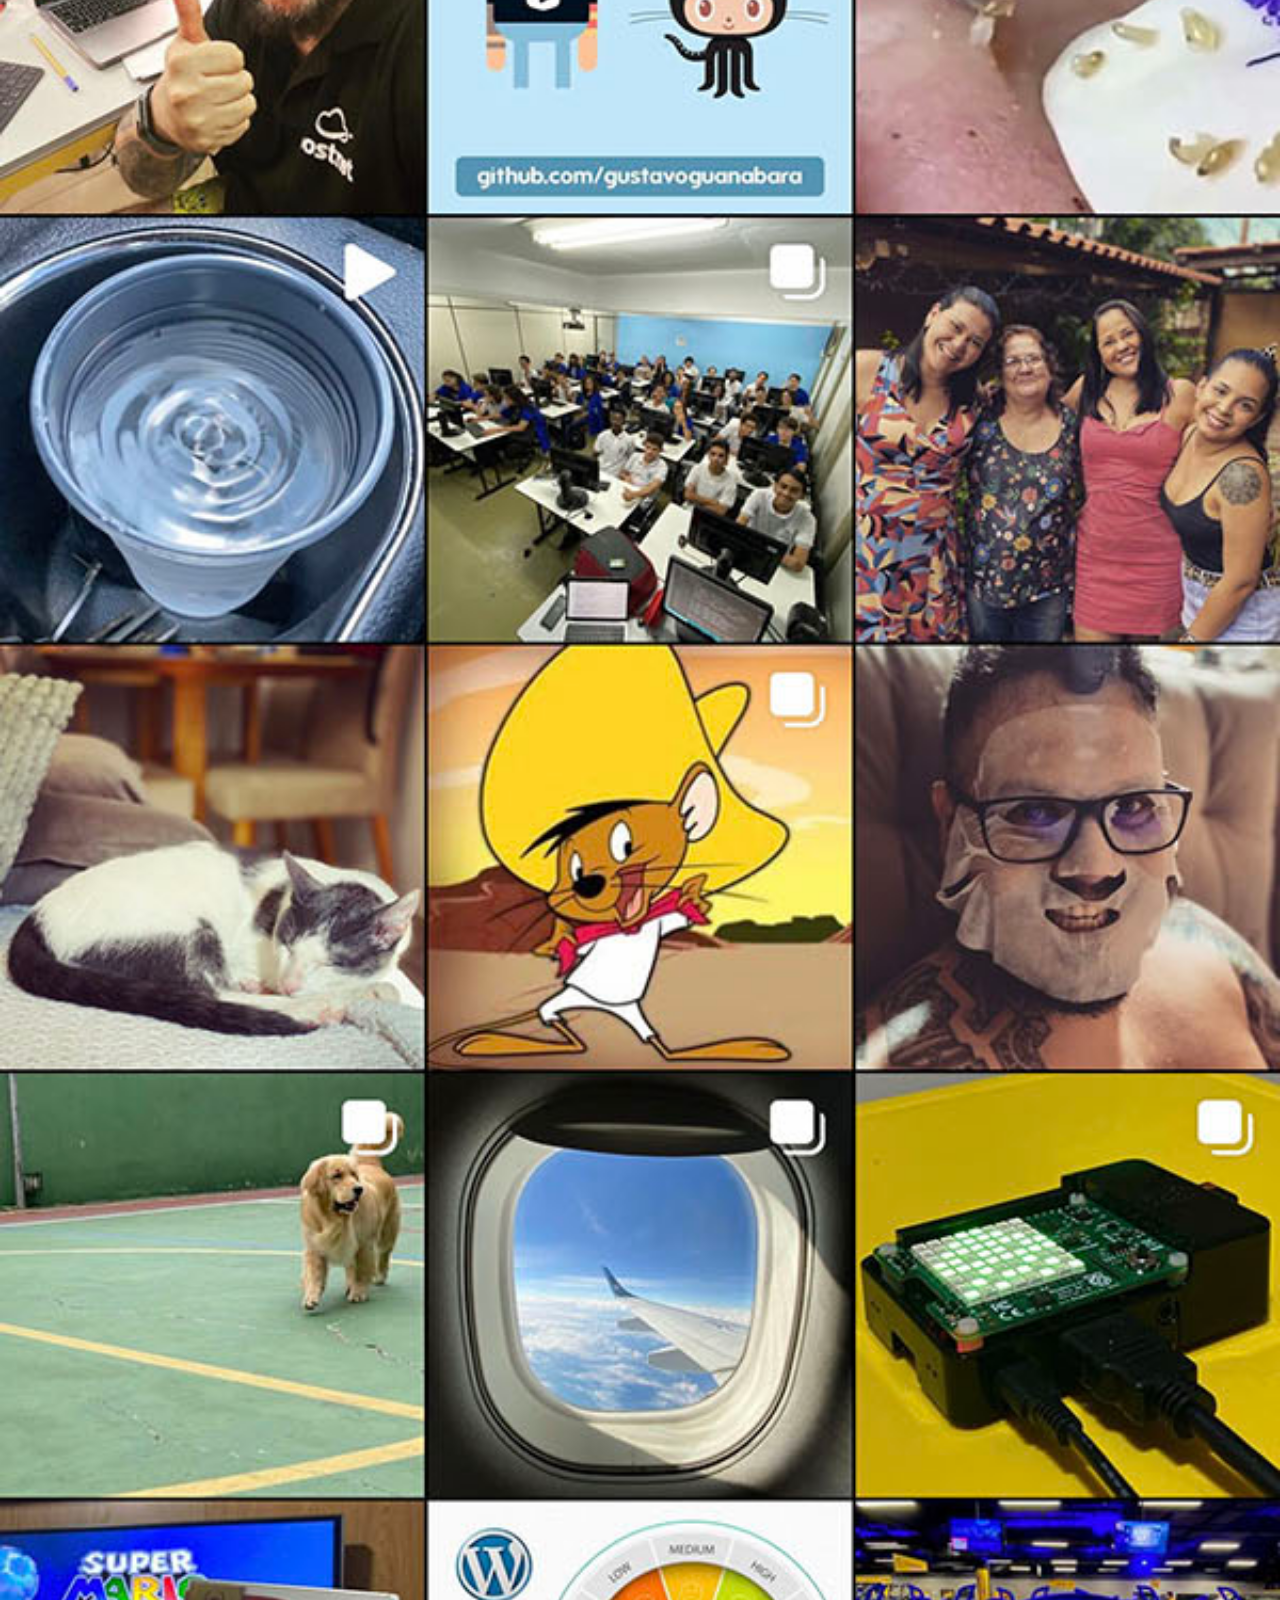
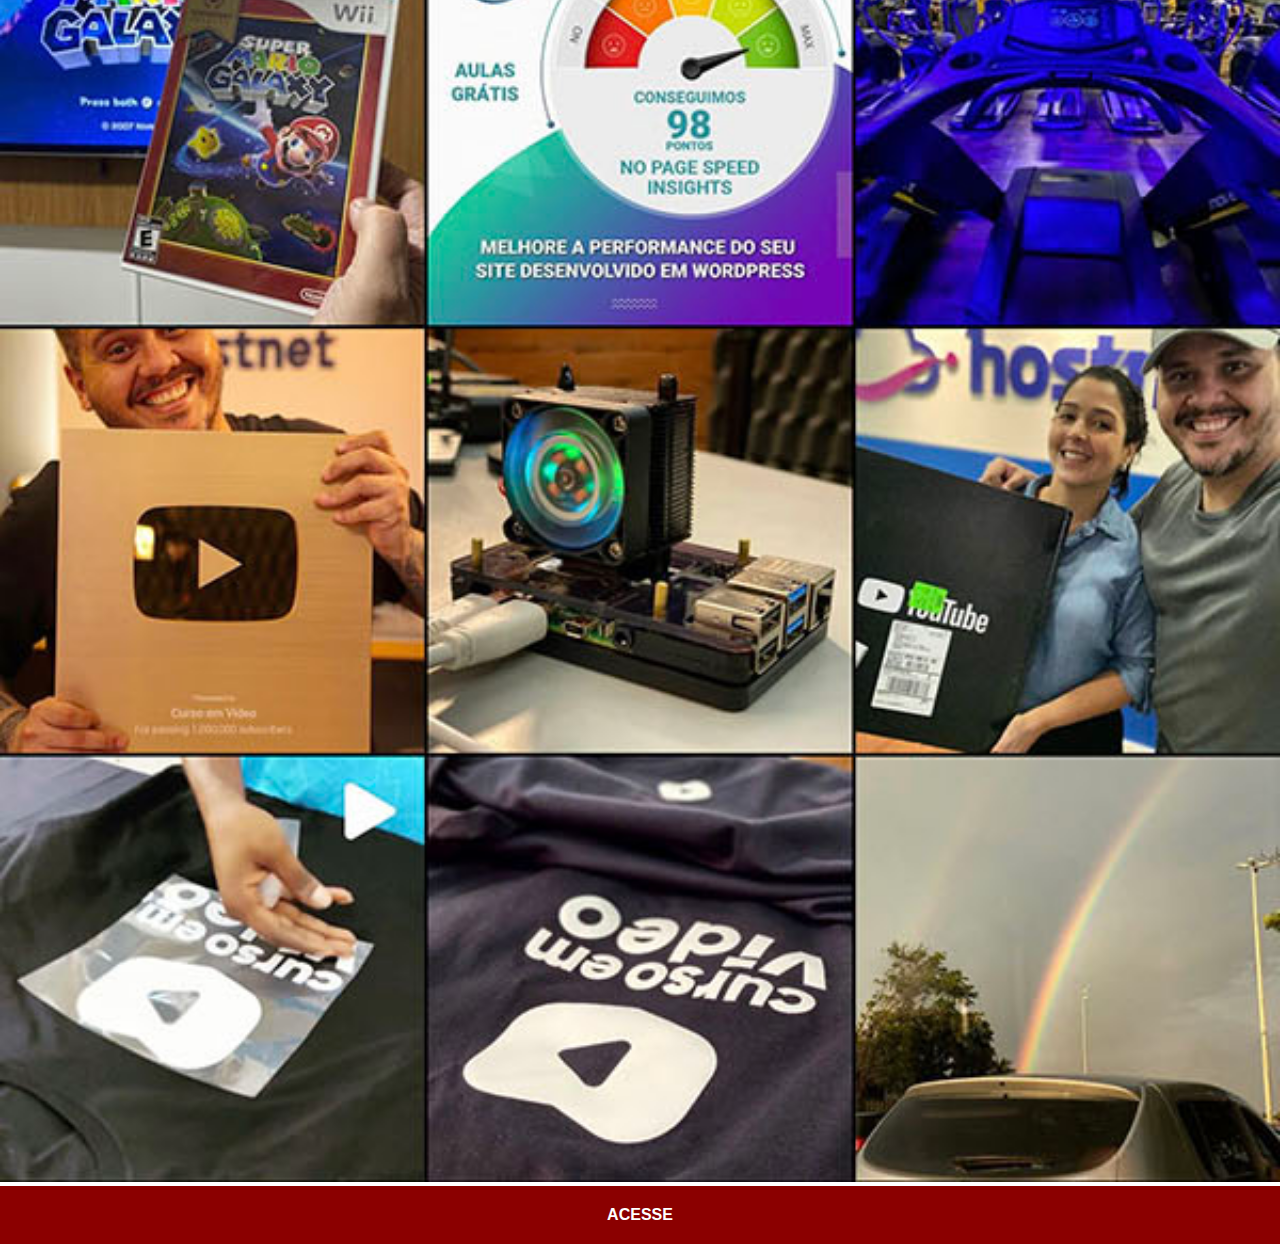
<file: instagram.html>
<!DOCTYPE html>
<html lang="pt-br">
<head>
    <meta charset="UTF-8">
    <meta http-equiv="X-UA-Compatible" content="IE=edge">
    <meta name="viewport" content="width=device-width, initial-scale=1.0">
    <title>Home</title>
    <link rel="stylesheet" href="/estilos/social.css">

    <link rel="stylesheet" href="estilos/social.css">
</head>
<body>
    <img src="imagens/tela-instagram.jpg" alt="Youtube">
    <a href="https://www.instagram.com/giodosvani_/" target="_blank">ACESSE</a>
</body>
</html>
</file>
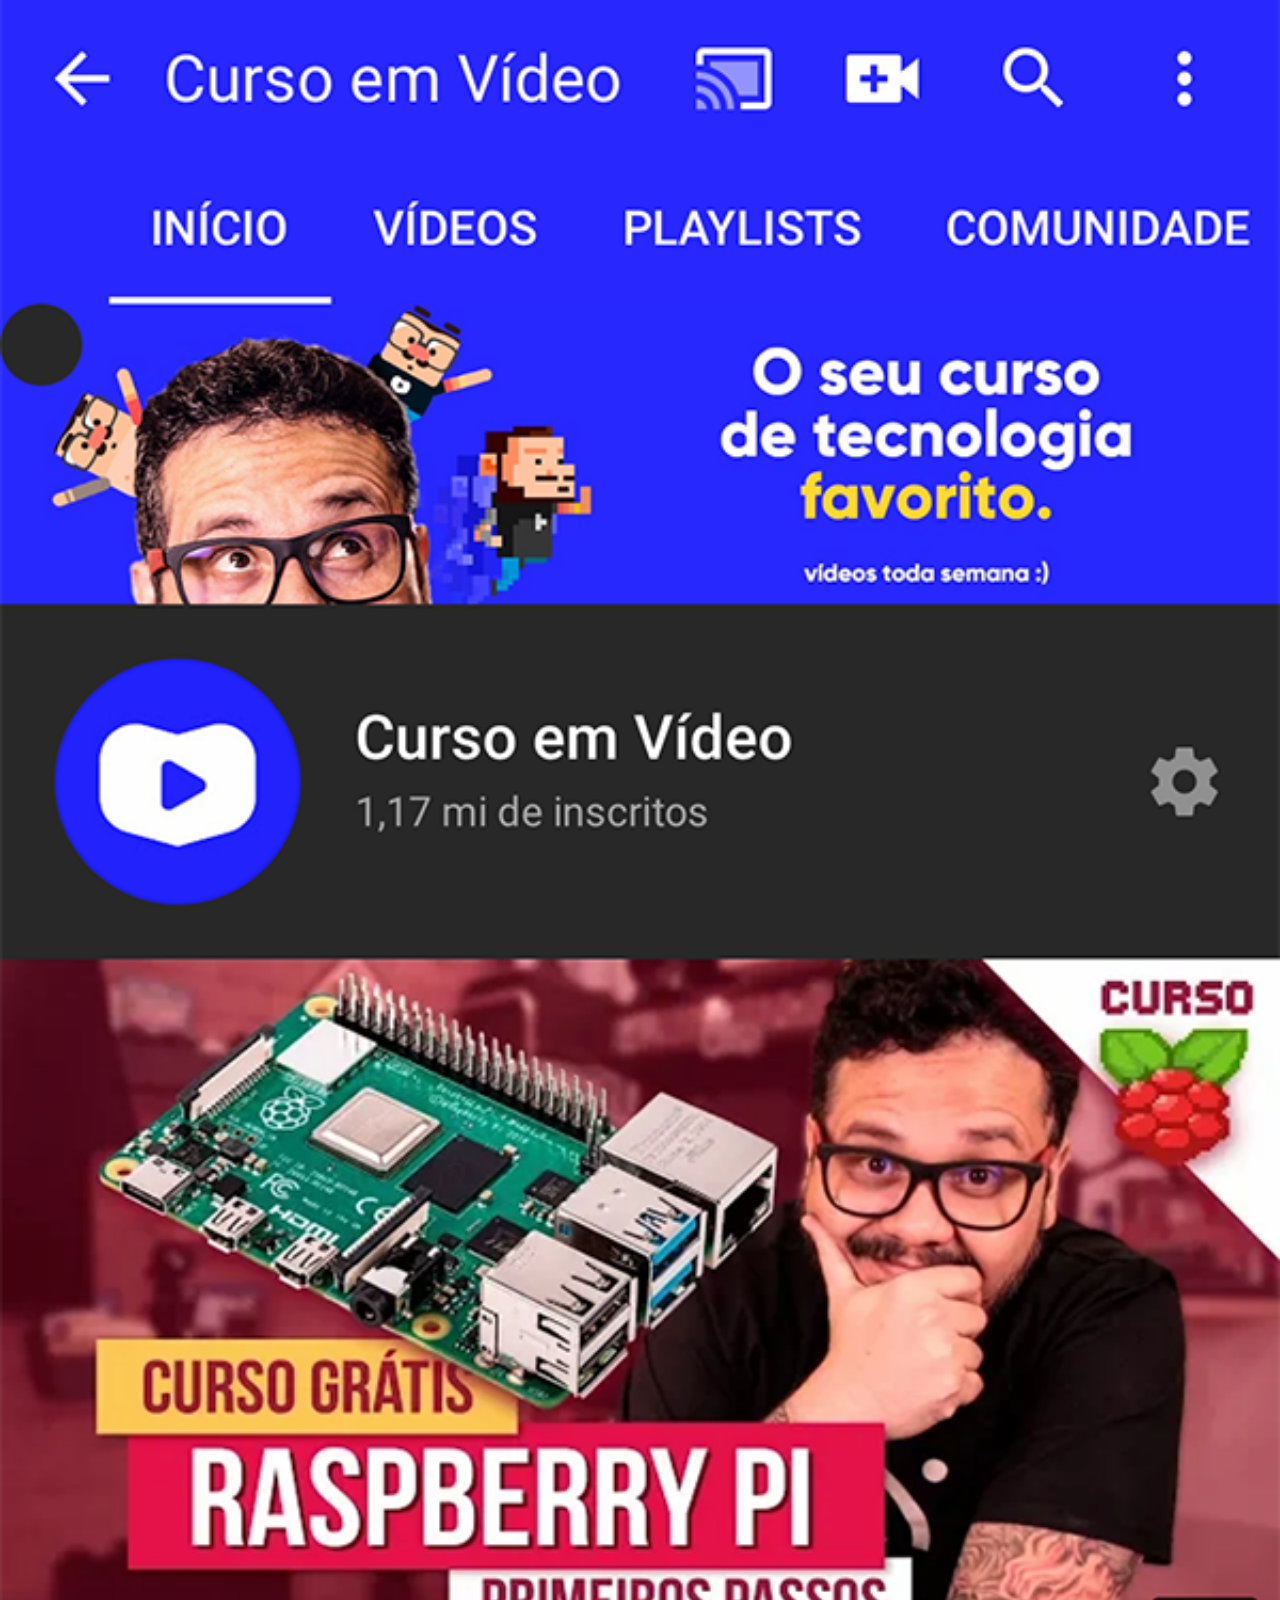
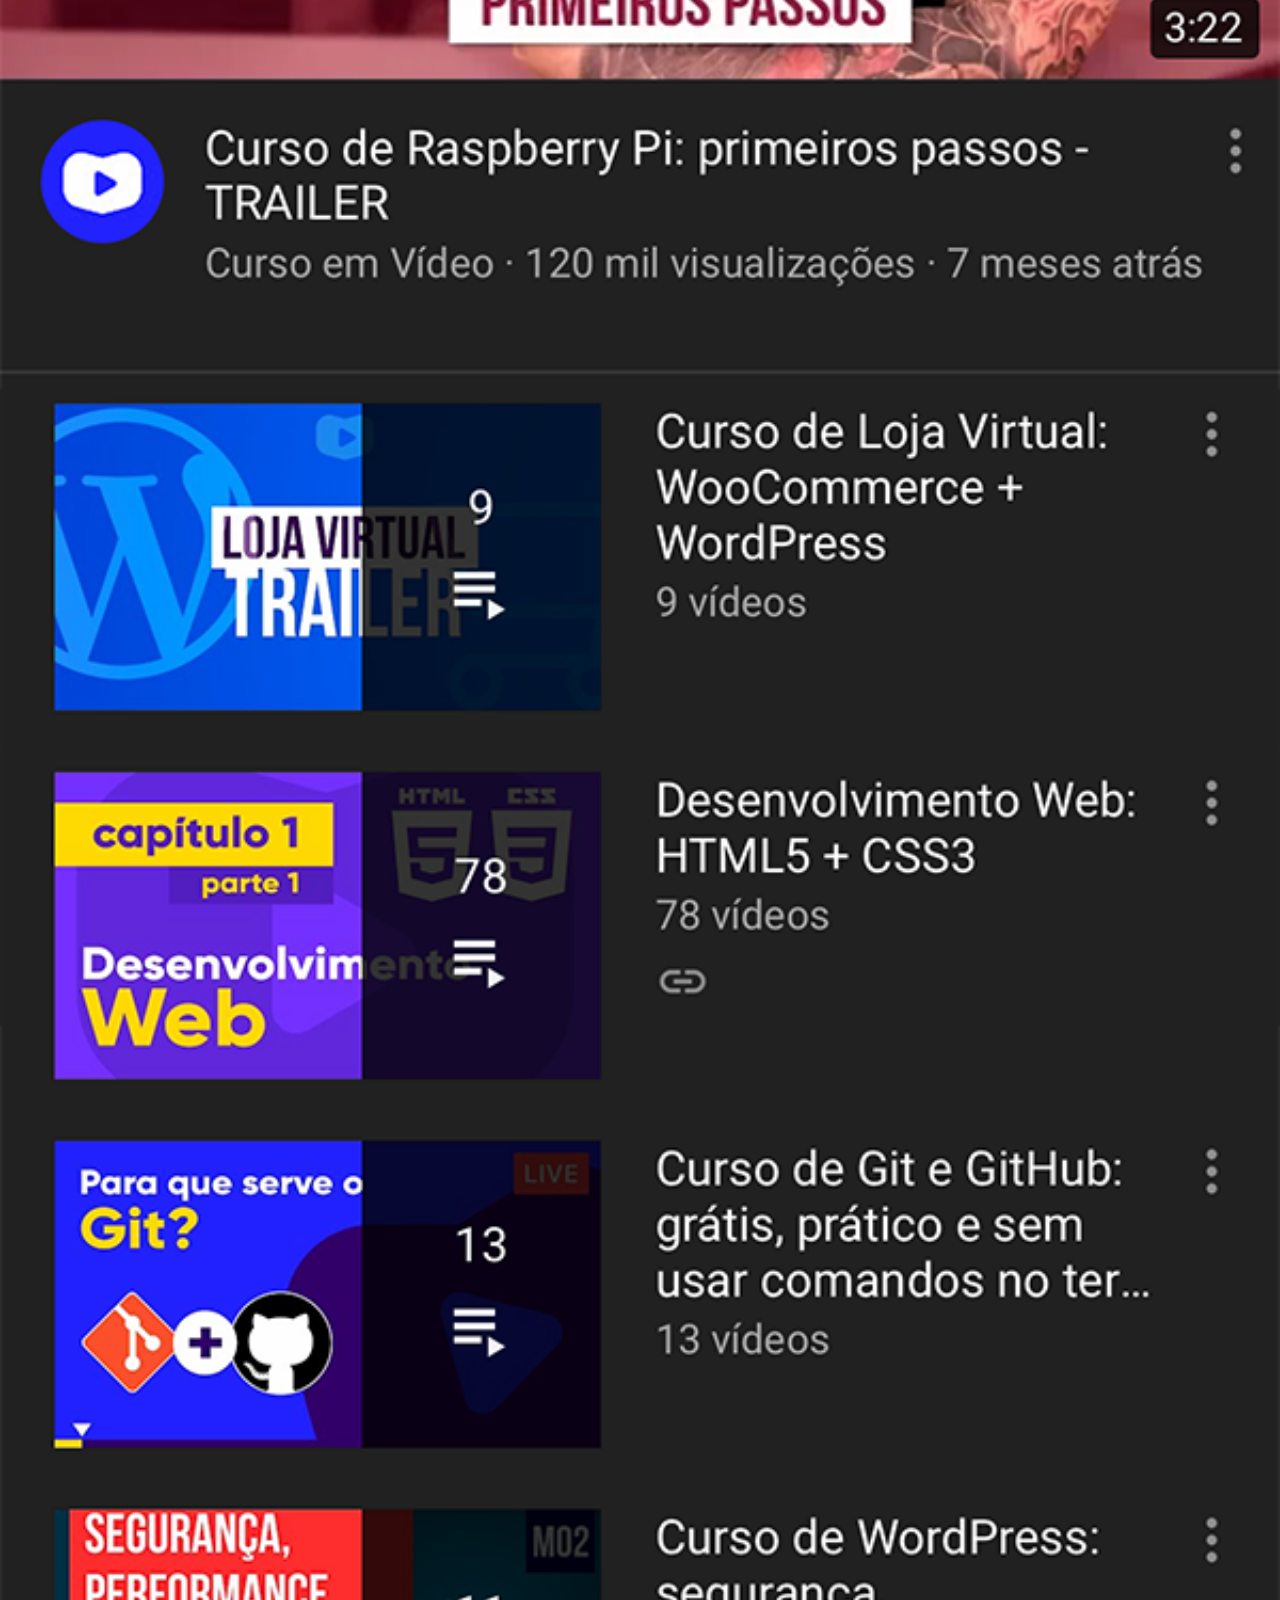
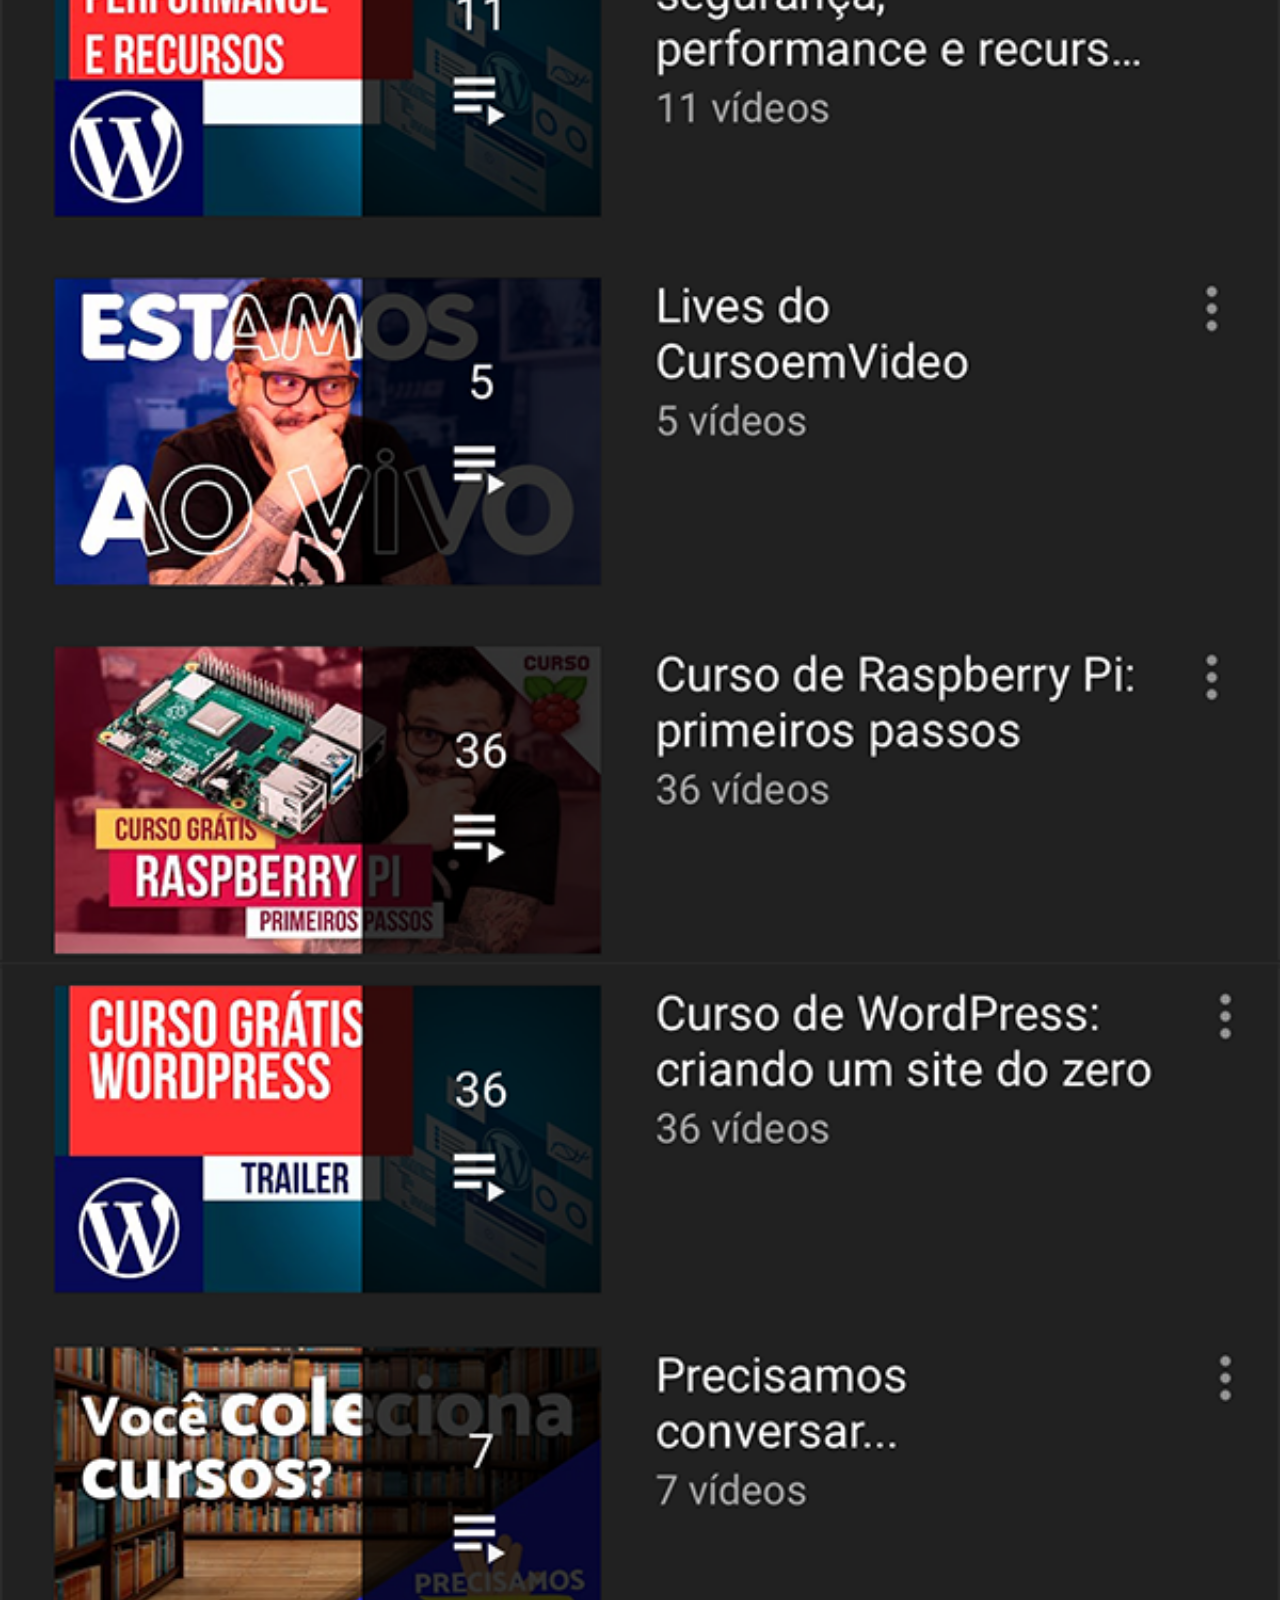
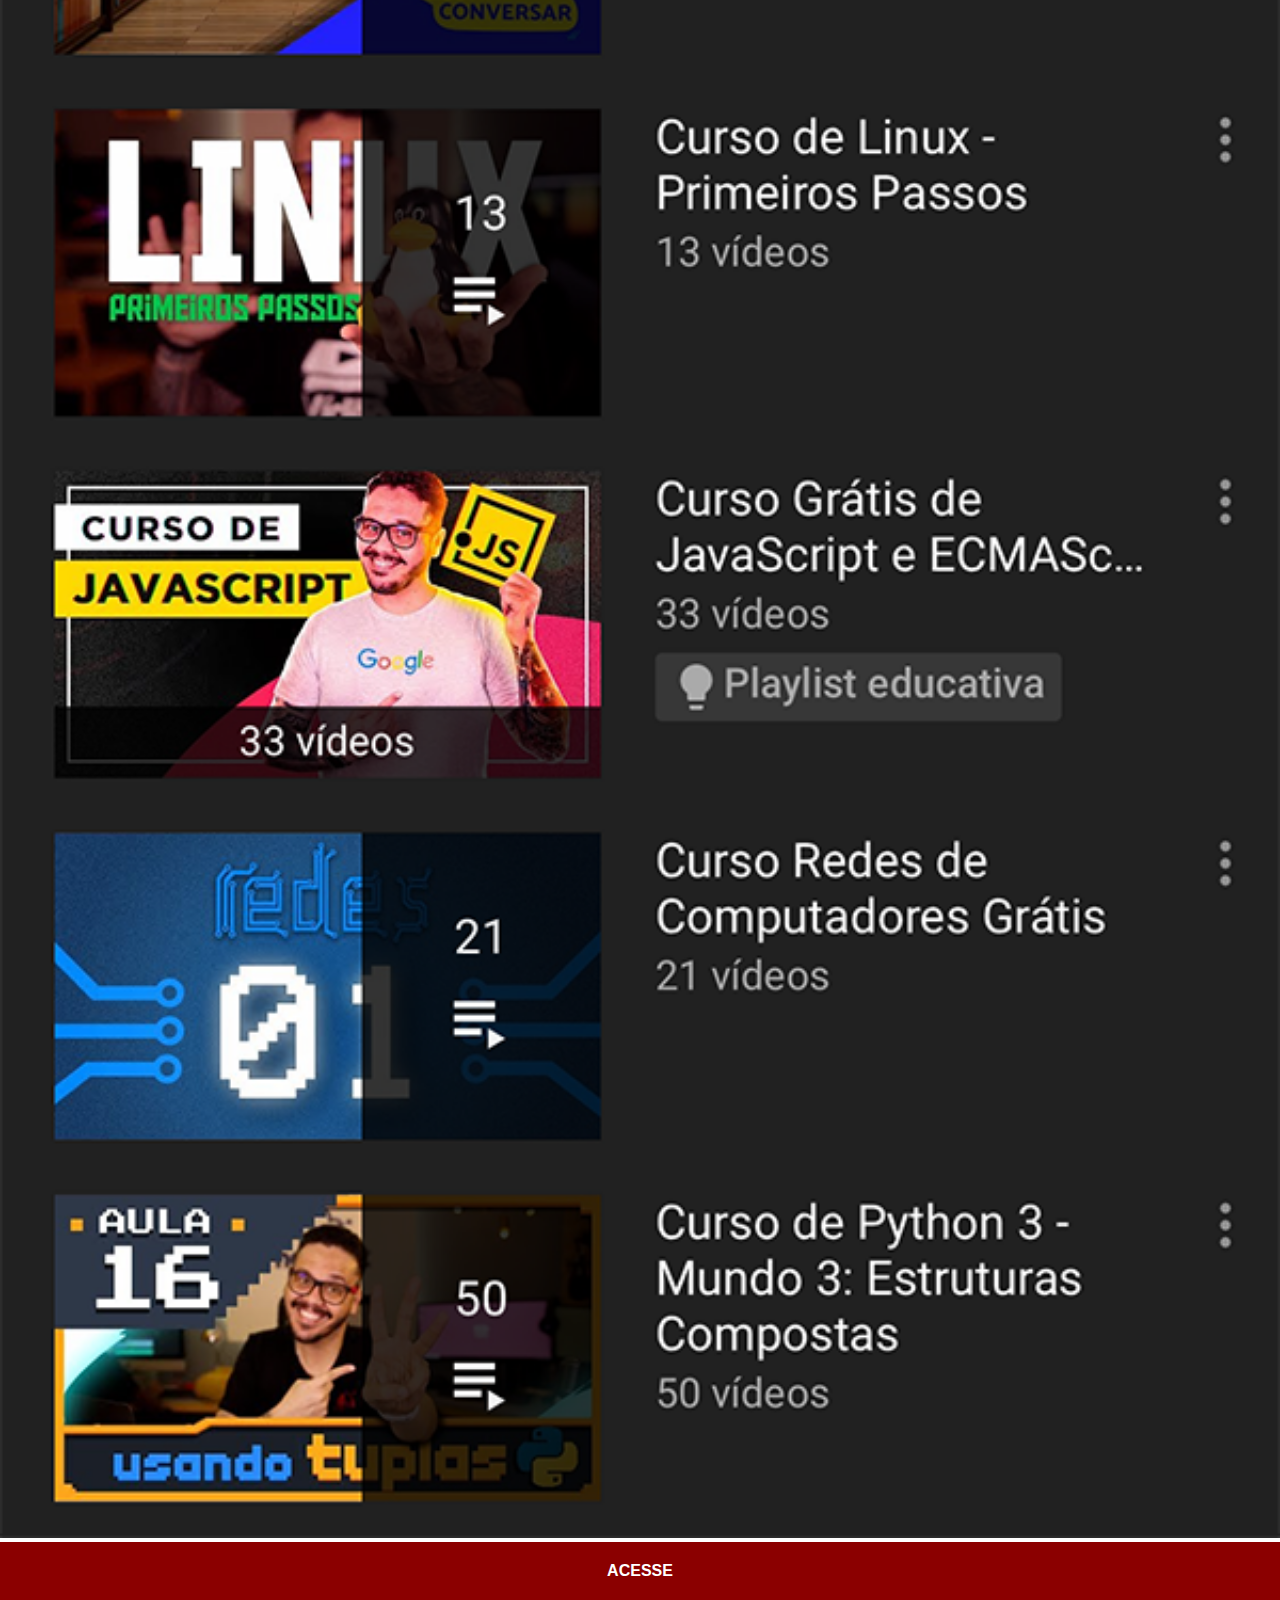
<file: youtube.html>
<!DOCTYPE html>
<html lang="pt-br">
<head>
    <meta charset="UTF-8">
    <meta http-equiv="X-UA-Compatible" content="IE=edge">
    <meta name="viewport" content="width=device-width, initial-scale=1.0">
    <title>Home</title>

    <link rel="stylesheet" href="estilos/social.css">
</head>
<body>
    <img src="imagens/tela-youtube.png" alt="Youtube">
    <a href="https://www.youtube.com/@giodosvani" target="_blank">ACESSE</a>
</body>
</html>
</file>
<file: estilos/style.css>
@charset "UTF-8";

* {
    margin: 0px;
    padding: 0px;
}

html, body {
    height: 100vh;
    width: 100vw;
    background-color: black;
}

body {
    background: url(../imagens/fundo-madeira.jpg), no-repeat, top center;
    background-size: cover;
    background-attachment: fixed;
}

main {
    height: 100vh;
    position: relative;
}

#telefone {
    height: 627px;
    width: 311px;
    
    position: absolute;
    top: 50%;
    left: 50%;
    transform: translate(-50%, -50%);

    background-image: url(../imagens/frame-iphone.png);
    background-repeat: no-repeat;
}

#tela {
    position: relative;
    top: 80px;
    left: 22px;
    width: 267px;
    height: 472px;
}

#redes {
    text-align: right;
}

#redes img { 
    border: 1px solid rgba(255, 255, 255, 0.167);
    height: 50px;
    margin: 10px;
    border-radius: 50%;
    box-shadow: 2px 2px 5px rgba(0, 0, 0, 0.400);
    transition: .2s;
}

#redes img:hover {
    transform: scale(1.10, 1.10);
}
</file>
<file: estilos/social.css>
@charset "UTF-8";

* {
    margin: 0px;
    padding: 0px;
    font-family: Arial, Helvetica, sans-serif;
}

::-webkit-scrollbar {
    width: 0;
    height: 0;
}

img {
    width: 100vw;
}

a {
    display: block;
    background-color: darkred;
    padding: 20px;
    text-align: center;
    font-weight: bolder;
    text-decoration: none;
    color: white;
}

a:hover {
    background-color: rgb(197, 0, 0);
}
</file>
